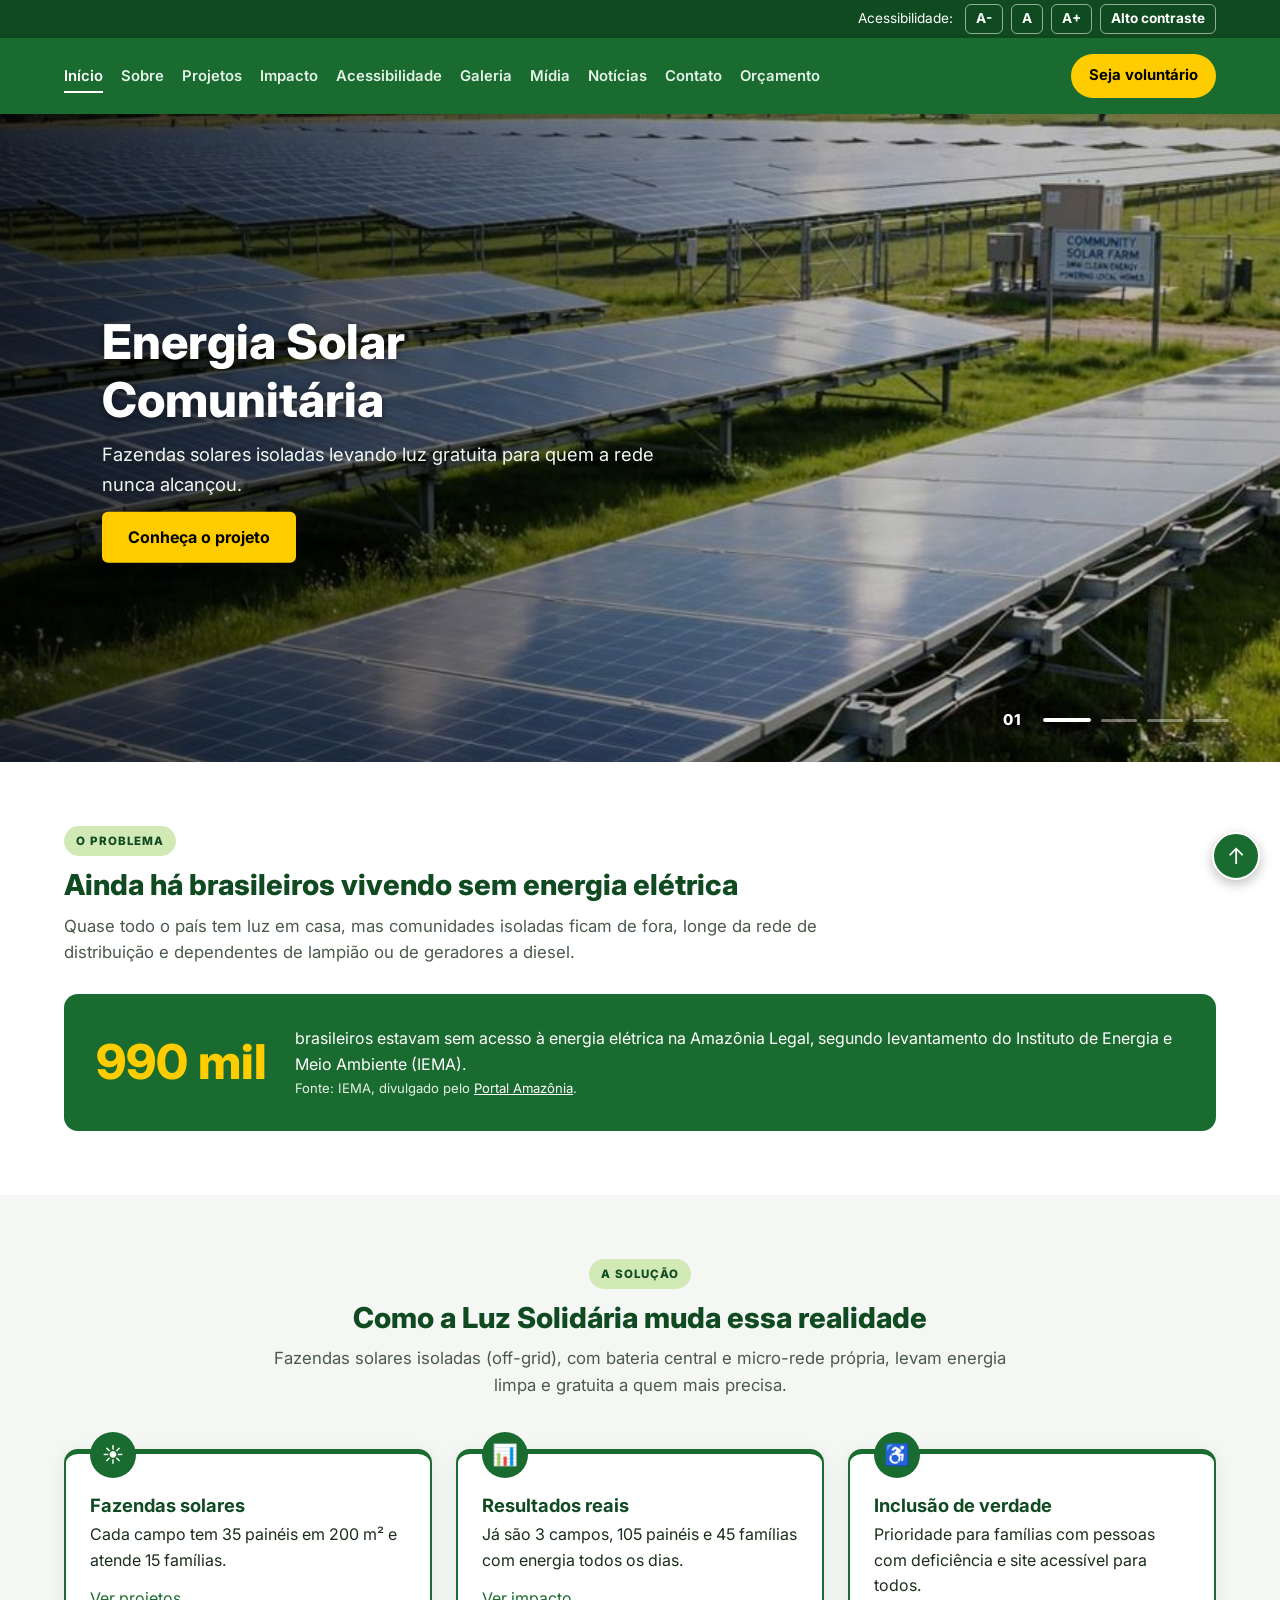
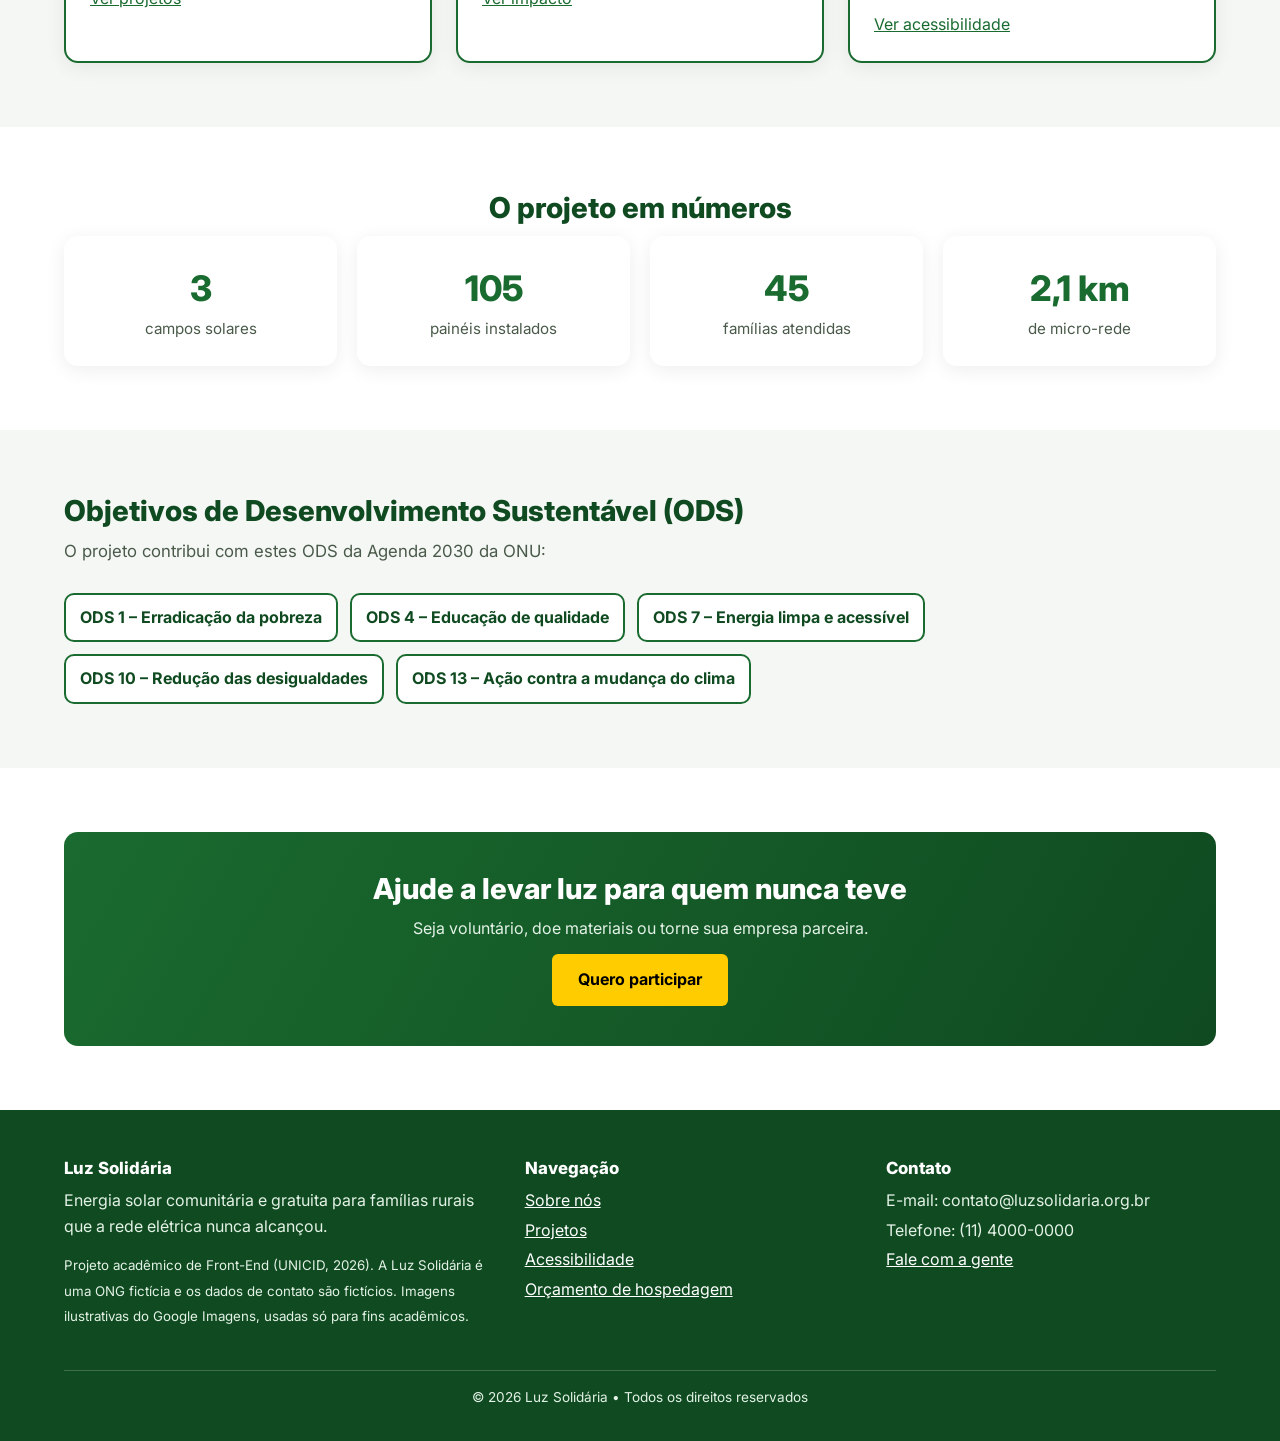
<file: index.html>
<!DOCTYPE html>
<html lang="pt-BR">
<head>
  <meta charset="UTF-8">
  <meta name="viewport" content="width=device-width, initial-scale=1">
  <title>Início | Luz Solidária</title>
  <meta name="description" content="Luz Solidária: fazendas solares comunitárias e gratuitas para famílias rurais sem acesso à rede elétrica.">
  <link rel="preconnect" href="https://fonts.googleapis.com">
  <link rel="preconnect" href="https://fonts.gstatic.com" crossorigin>
  <link href="https://fonts.googleapis.com/css2?family=Inter:wght@400;600;700;800&amp;display=swap" rel="stylesheet">
  <link rel="stylesheet" href="css/style.css">
</head>
<body>
  <a class="pular-conteudo" href="#conteudo">Pular para o conteúdo</a>

  <div class="barra-acess">
    <div class="container">
      <span>Acessibilidade:</span>
      <button type="button" id="fonte-menor" aria-label="Diminuir tamanho do texto">A-</button>
      <button type="button" id="fonte-normal" aria-label="Tamanho normal do texto">A</button>
      <button type="button" id="fonte-maior" aria-label="Aumentar tamanho do texto">A+</button>
      <button type="button" id="alto-contraste" aria-pressed="false">Alto contraste</button>
    </div>
  </div>

  <header class="cabecalho">
    <div class="container">
      <button type="button" class="menu-botao" id="menu-botao" aria-expanded="false" aria-controls="menu-principal">☰ Menu</button>
      <nav class="menu-principal" id="menu-principal" aria-label="Menu principal">
        <ul>
          <li><a href="index.html" aria-current="page">Início</a></li>
          <li><a href="sobre.html">Sobre</a></li>
          <li><a href="projetos.html">Projetos</a></li>
          <li><a href="impacto.html">Impacto</a></li>
          <li><a href="acessibilidade.html">Acessibilidade</a></li>
          <li><a href="galeria.html">Galeria</a></li>
          <li><a href="midia.html">Mídia</a></li>
          <li><a href="noticias.html">Notícias</a></li>
          <li><a href="contato.html">Contato</a></li>
          <li><a href="orcamento_hospedagem.html">Orçamento</a></li>
        </ul>
      </nav>
      <a class="btn-cabecalho" href="contato.html#parceria">Seja voluntário</a>
    </div>
  </header>

  <main id="conteudo">

    <section class="carrossel" id="carrossel" aria-roledescription="carrossel" aria-label="Destaques do projeto">
      <div class="slide ativo" style="background-image:url('img/campo-solar-placa.jpg')" role="group" aria-roledescription="slide" aria-label="1 de 4">
        <div class="slide-texto">
          <h1>Energia Solar Comunitária</h1>
          <p>Fazendas solares isoladas levando luz gratuita para quem a rede nunca alcançou.</p>
          <a href="projetos.html" class="btn btn-amarelo">Conheça o projeto</a>
        </div>
      </div>
      <div class="slide" style="background-image:url('img/paineis-por-do-sol.jpg')" role="group" aria-roledescription="slide" aria-label="2 de 4">
        <div class="slide-texto">
          <h2>Custo zero para quem recebe</h2>
          <p>Implantação em terrenos ociosos. A família não paga a instalação nem a conta de luz.</p>
          <a href="sobre.html" class="btn btn-amarelo">Como funciona</a>
        </div>
      </div>
      <div class="slide" style="background-image:url('img/familia-beneficiada.jpg')" role="group" aria-roledescription="slide" aria-label="3 de 4">
        <div class="slide-texto">
          <h2>Luz gratuita, pela primeira vez</h2>
          <p>Em um raio de 0,7 km, 15 famílias deixam o lampião e ganham geladeira, estudo à noite e dignidade.</p>
          <a href="impacto.html" class="btn btn-amarelo">Nosso impacto</a>
        </div>
      </div>
      <div class="slide" style="background-image:url('img/vista-aerea-comunidade.jpg')" role="group" aria-roledescription="slide" aria-label="4 de 4">
        <div class="slide-texto">
          <h2>Um modelo para o Brasil</h2>
          <p>Começamos com 3 campos e 45 famílias. O próximo passo é levar esse modelo a cada comunidade rural sem rede.</p>
          <a href="contato.html#parceria" class="btn btn-amarelo">Quero ajudar</a>
        </div>
      </div>
      <div class="carrossel-controles">
        <span class="indicador-num" id="indicador-num" aria-hidden="true">01</span>
        <div class="indicadores" id="indicadores"></div>
      </div>
    </section>

    <section class="secao" aria-labelledby="titulo-problema">
      <div class="container">
        <span class="badge">O problema</span>
        <h2 id="titulo-problema">Ainda há brasileiros vivendo sem energia elétrica</h2>
        <p class="subtitulo">Quase todo o país tem luz em casa, mas comunidades isoladas ficam de fora, longe da rede de distribuição e dependentes de lampião ou de geradores a diesel.</p>
        <div class="dado-destaque">
          <strong>990 mil</strong>
          <div>
            <p>brasileiros estavam sem acesso à energia elétrica na Amazônia Legal, segundo levantamento do Instituto de Energia e Meio Ambiente (IEMA).</p>
            <p class="fonte">Fonte: IEMA, divulgado pelo <a href="https://portalamazonia.com/cidades/um-milhao-de-brasileiros-estao-sem-energia-eletrica-na-amazonia-aponta-estudo/">Portal Amazônia</a>.</p>
          </div>
        </div>
      </div>
    </section>

    <section class="secao secao-cinza" aria-labelledby="titulo-solucao">
      <div class="container centro">
        <span class="badge">A solução</span>
        <h2 id="titulo-solucao">Como a Luz Solidária muda essa realidade</h2>
        <p class="subtitulo">Fazendas solares isoladas (off-grid), com bateria central e micro-rede própria, levam energia limpa e gratuita a quem mais precisa.</p>
        <div class="grade-3" style="text-align:left">
          <article class="card card-destaque">
            <div class="card-icone" aria-hidden="true">☀️</div>
            <h3>Fazendas solares</h3>
            <p>Cada campo tem 35 painéis em 200 m² e atende 15 famílias.</p>
            <a href="projetos.html">Ver projetos</a>
          </article>
          <article class="card card-destaque">
            <div class="card-icone" aria-hidden="true">📊</div>
            <h3>Resultados reais</h3>
            <p>Já são 3 campos, 105 painéis e 45 famílias com energia todos os dias.</p>
            <a href="impacto.html">Ver impacto</a>
          </article>
          <article class="card card-destaque">
            <div class="card-icone" aria-hidden="true">♿</div>
            <h3>Inclusão de verdade</h3>
            <p>Prioridade para famílias com pessoas com deficiência e site acessível para todos.</p>
            <a href="acessibilidade.html">Ver acessibilidade</a>
          </article>
        </div>
      </div>
    </section>

    <section class="secao" aria-labelledby="titulo-numeros">
      <div class="container">
        <h2 id="titulo-numeros" class="centro">O projeto em números</h2>
        <div class="numeros">
          <div class="numero"><strong>3</strong><span>campos solares</span></div>
          <div class="numero"><strong>105</strong><span>painéis instalados</span></div>
          <div class="numero"><strong>45</strong><span>famílias atendidas</span></div>
          <div class="numero"><strong>2,1 km</strong><span>de micro-rede</span></div>
        </div>
      </div>
    </section>

    <section class="secao secao-cinza" aria-labelledby="titulo-ods">
      <div class="container">
        <h2 id="titulo-ods">Objetivos de Desenvolvimento Sustentável (ODS)</h2>
        <p class="subtitulo">O projeto contribui com estes ODS da Agenda 2030 da ONU:</p>
        <ul class="ods">
          <li>ODS 1 – Erradicação da pobreza</li>
          <li>ODS 4 – Educação de qualidade</li>
          <li>ODS 7 – Energia limpa e acessível</li>
          <li>ODS 10 – Redução das desigualdades</li>
          <li>ODS 13 – Ação contra a mudança do clima</li>
        </ul>
      </div>
    </section>

    <section class="secao">
      <div class="container">
        <div class="chamada">
          <h2>Ajude a levar luz para quem nunca teve</h2>
          <p>Seja voluntário, doe materiais ou torne sua empresa parceira.</p>
          <a href="contato.html#parceria" class="btn btn-amarelo">Quero participar</a>
        </div>
      </div>
    </section>
  </main>

  <footer class="rodape">
    <div class="container">
      <div class="rodape-grid">
        <div>
          <h2>Luz Solidária</h2>
          <p>Energia solar comunitária e gratuita para famílias rurais que a rede elétrica nunca alcançou.</p>
          <p><small>Projeto acadêmico de Front-End (UNICID, 2026). A Luz Solidária é uma ONG fictícia e os dados de contato são fictícios. Imagens ilustrativas do Google Imagens, usadas só para fins acadêmicos.</small></p>
        </div>
        <div>
          <h2>Navegação</h2>
          <ul>
            <li><a href="sobre.html">Sobre nós</a></li>
            <li><a href="projetos.html">Projetos</a></li>
            <li><a href="acessibilidade.html">Acessibilidade</a></li>
            <li><a href="orcamento_hospedagem.html">Orçamento de hospedagem</a></li>
          </ul>
        </div>
        <div>
          <h2>Contato</h2>
          <ul>
            <li>E-mail: contato@luzsolidaria.org.br</li>
            <li>Telefone: (11) 4000-0000</li>
            <li><a href="contato.html">Fale com a gente</a></li>
          </ul>
        </div>
      </div>
      <p class="rodape-final">© 2026 Luz Solidária • Todos os direitos reservados</p>
    </div>
  </footer>

  <a href="#conteudo" class="btn-topo" aria-label="Voltar ao topo da página">↑</a>
  <script src="js/script.js"></script>
</body>
</html>
</file>
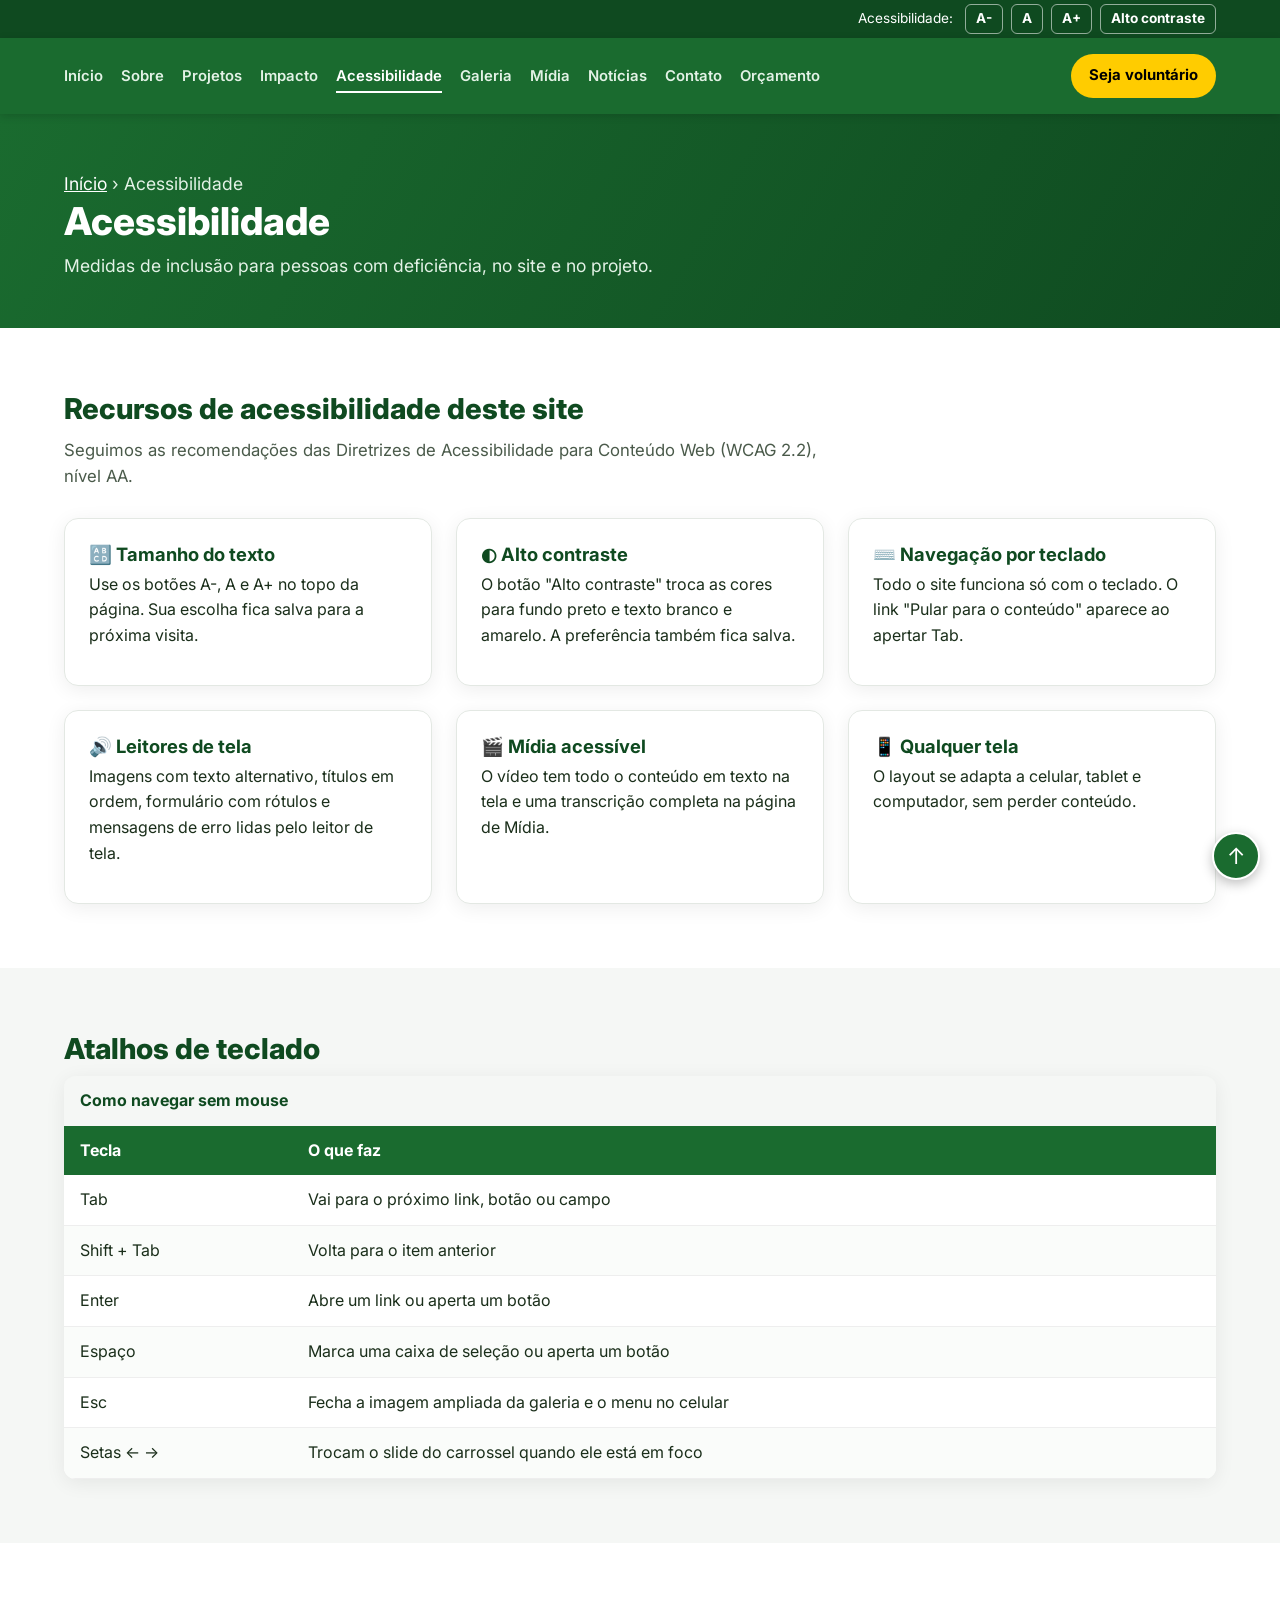
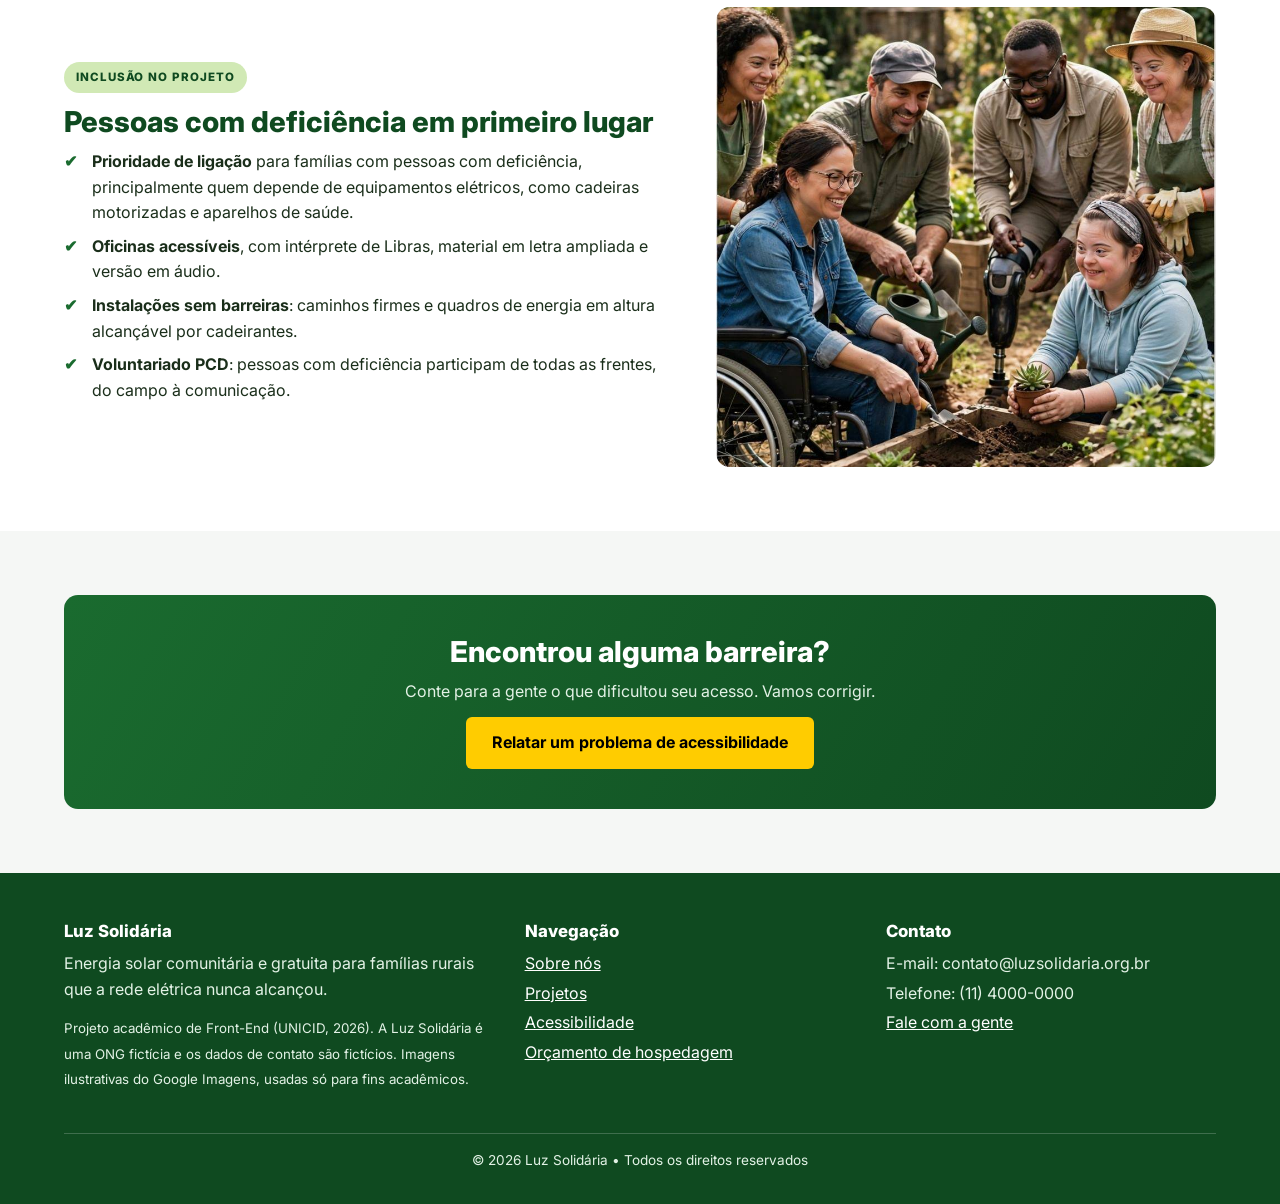
<file: acessibilidade.html>
<!DOCTYPE html>
<html lang="pt-BR">
<head>
  <meta charset="UTF-8">
  <meta name="viewport" content="width=device-width, initial-scale=1">
  <title>Acessibilidade | Luz Solidária</title>
  <meta name="description" content="Medidas de inclusão para pessoas com deficiência no site e no projeto Luz Solidária.">
  <link rel="preconnect" href="https://fonts.googleapis.com">
  <link rel="preconnect" href="https://fonts.gstatic.com" crossorigin>
  <link href="https://fonts.googleapis.com/css2?family=Inter:wght@400;600;700;800&amp;display=swap" rel="stylesheet">
  <link rel="stylesheet" href="css/style.css">
</head>
<body>
  <a class="pular-conteudo" href="#conteudo">Pular para o conteúdo</a>

  <div class="barra-acess">
    <div class="container">
      <span>Acessibilidade:</span>
      <button type="button" id="fonte-menor" aria-label="Diminuir tamanho do texto">A-</button>
      <button type="button" id="fonte-normal" aria-label="Tamanho normal do texto">A</button>
      <button type="button" id="fonte-maior" aria-label="Aumentar tamanho do texto">A+</button>
      <button type="button" id="alto-contraste" aria-pressed="false">Alto contraste</button>
    </div>
  </div>

  <header class="cabecalho">
    <div class="container">
      <button type="button" class="menu-botao" id="menu-botao" aria-expanded="false" aria-controls="menu-principal">☰ Menu</button>
      <nav class="menu-principal" id="menu-principal" aria-label="Menu principal">
        <ul>
          <li><a href="index.html">Início</a></li>
          <li><a href="sobre.html">Sobre</a></li>
          <li><a href="projetos.html">Projetos</a></li>
          <li><a href="impacto.html">Impacto</a></li>
          <li><a href="acessibilidade.html" aria-current="page">Acessibilidade</a></li>
          <li><a href="galeria.html">Galeria</a></li>
          <li><a href="midia.html">Mídia</a></li>
          <li><a href="noticias.html">Notícias</a></li>
          <li><a href="contato.html">Contato</a></li>
          <li><a href="orcamento_hospedagem.html">Orçamento</a></li>
        </ul>
      </nav>
      <a class="btn-cabecalho" href="contato.html#parceria">Seja voluntário</a>
    </div>
  </header>

  <main id="conteudo">
    <section class="topo-pagina">
      <div class="container">
        <p class="trilha"><a href="index.html">Início</a> › Acessibilidade</p>
        <h1>Acessibilidade</h1>
        <p>Medidas de inclusão para pessoas com deficiência, no site e no projeto.</p>
      </div>
    </section>

    <section class="secao" aria-labelledby="titulo-site">
      <div class="container">
        <h2 id="titulo-site">Recursos de acessibilidade deste site</h2>
        <p class="subtitulo">Seguimos as recomendações das Diretrizes de Acessibilidade para Conteúdo Web (WCAG 2.2), nível AA.</p>
        <div class="grade-3">
          <article class="card"><h3>🔠 Tamanho do texto</h3><p>Use os botões A-, A e A+ no topo da página. Sua escolha fica salva para a próxima visita.</p></article>
          <article class="card"><h3>◐ Alto contraste</h3><p>O botão "Alto contraste" troca as cores para fundo preto e texto branco e amarelo. A preferência também fica salva.</p></article>
          <article class="card"><h3>⌨️ Navegação por teclado</h3><p>Todo o site funciona só com o teclado. O link "Pular para o conteúdo" aparece ao apertar Tab.</p></article>
          <article class="card"><h3>🔊 Leitores de tela</h3><p>Imagens com texto alternativo, títulos em ordem, formulário com rótulos e mensagens de erro lidas pelo leitor de tela.</p></article>
          <article class="card"><h3>🎬 Mídia acessível</h3><p>O vídeo tem todo o conteúdo em texto na tela e uma transcrição completa na página de Mídia.</p></article>
          <article class="card"><h3>📱 Qualquer tela</h3><p>O layout se adapta a celular, tablet e computador, sem perder conteúdo.</p></article>
        </div>
      </div>
    </section>

    <section class="secao secao-cinza" aria-labelledby="titulo-teclado">
      <div class="container">
        <h2 id="titulo-teclado">Atalhos de teclado</h2>
        <div class="tabela-rolagem">
          <table>
            <caption>Como navegar sem mouse</caption>
            <thead><tr><th scope="col">Tecla</th><th scope="col">O que faz</th></tr></thead>
            <tbody>
              <tr><td>Tab</td><td>Vai para o próximo link, botão ou campo</td></tr>
              <tr><td>Shift + Tab</td><td>Volta para o item anterior</td></tr>
              <tr><td>Enter</td><td>Abre um link ou aperta um botão</td></tr>
              <tr><td>Espaço</td><td>Marca uma caixa de seleção ou aperta um botão</td></tr>
              <tr><td>Esc</td><td>Fecha a imagem ampliada da galeria e o menu no celular</td></tr>
              <tr><td>Setas ← →</td><td>Trocam o slide do carrossel quando ele está em foco</td></tr>
            </tbody>
          </table>
        </div>
      </div>
    </section>

    <section class="secao" aria-labelledby="titulo-projeto-pcd">
      <div class="container dividido">
        <div>
          <span class="badge">Inclusão no projeto</span>
          <h2 id="titulo-projeto-pcd">Pessoas com deficiência em primeiro lugar</h2>
          <ul class="lista-check">
            <li><strong>Prioridade de ligação</strong> para famílias com pessoas com deficiência, principalmente quem depende de equipamentos elétricos, como cadeiras motorizadas e aparelhos de saúde.</li>
            <li><strong>Oficinas acessíveis</strong>, com intérprete de Libras, material em letra ampliada e versão em áudio.</li>
            <li><strong>Instalações sem barreiras</strong>: caminhos firmes e quadros de energia em altura alcançável por cadeirantes.</li>
            <li><strong>Voluntariado PCD</strong>: pessoas com deficiência participam de todas as frentes, do campo à comunicação.</li>
          </ul>
        </div>
        <img src="img/inclusao-pcd-horta.jpg" alt="Grupo de pessoas com e sem deficiência, incluindo um cadeirante e uma pessoa com prótese na perna, trabalhando juntas em uma horta" width="899" height="941" loading="lazy">
      </div>
    </section>

    <section class="secao secao-cinza">
      <div class="container">
        <div class="chamada">
          <h2>Encontrou alguma barreira?</h2>
          <p>Conte para a gente o que dificultou seu acesso. Vamos corrigir.</p>
          <a href="contato.html" class="btn btn-amarelo">Relatar um problema de acessibilidade</a>
        </div>
      </div>
    </section>
  </main>

  <footer class="rodape">
    <div class="container">
      <div class="rodape-grid">
        <div>
          <h2>Luz Solidária</h2>
          <p>Energia solar comunitária e gratuita para famílias rurais que a rede elétrica nunca alcançou.</p>
          <p><small>Projeto acadêmico de Front-End (UNICID, 2026). A Luz Solidária é uma ONG fictícia e os dados de contato são fictícios. Imagens ilustrativas do Google Imagens, usadas só para fins acadêmicos.</small></p>
        </div>
        <div>
          <h2>Navegação</h2>
          <ul>
            <li><a href="sobre.html">Sobre nós</a></li>
            <li><a href="projetos.html">Projetos</a></li>
            <li><a href="acessibilidade.html">Acessibilidade</a></li>
            <li><a href="orcamento_hospedagem.html">Orçamento de hospedagem</a></li>
          </ul>
        </div>
        <div>
          <h2>Contato</h2>
          <ul>
            <li>E-mail: contato@luzsolidaria.org.br</li>
            <li>Telefone: (11) 4000-0000</li>
            <li><a href="contato.html">Fale com a gente</a></li>
          </ul>
        </div>
      </div>
      <p class="rodape-final">© 2026 Luz Solidária • Todos os direitos reservados</p>
    </div>
  </footer>

  <a href="#conteudo" class="btn-topo" aria-label="Voltar ao topo da página">↑</a>
  <script src="js/script.js"></script>
</body>
</html>
</file>
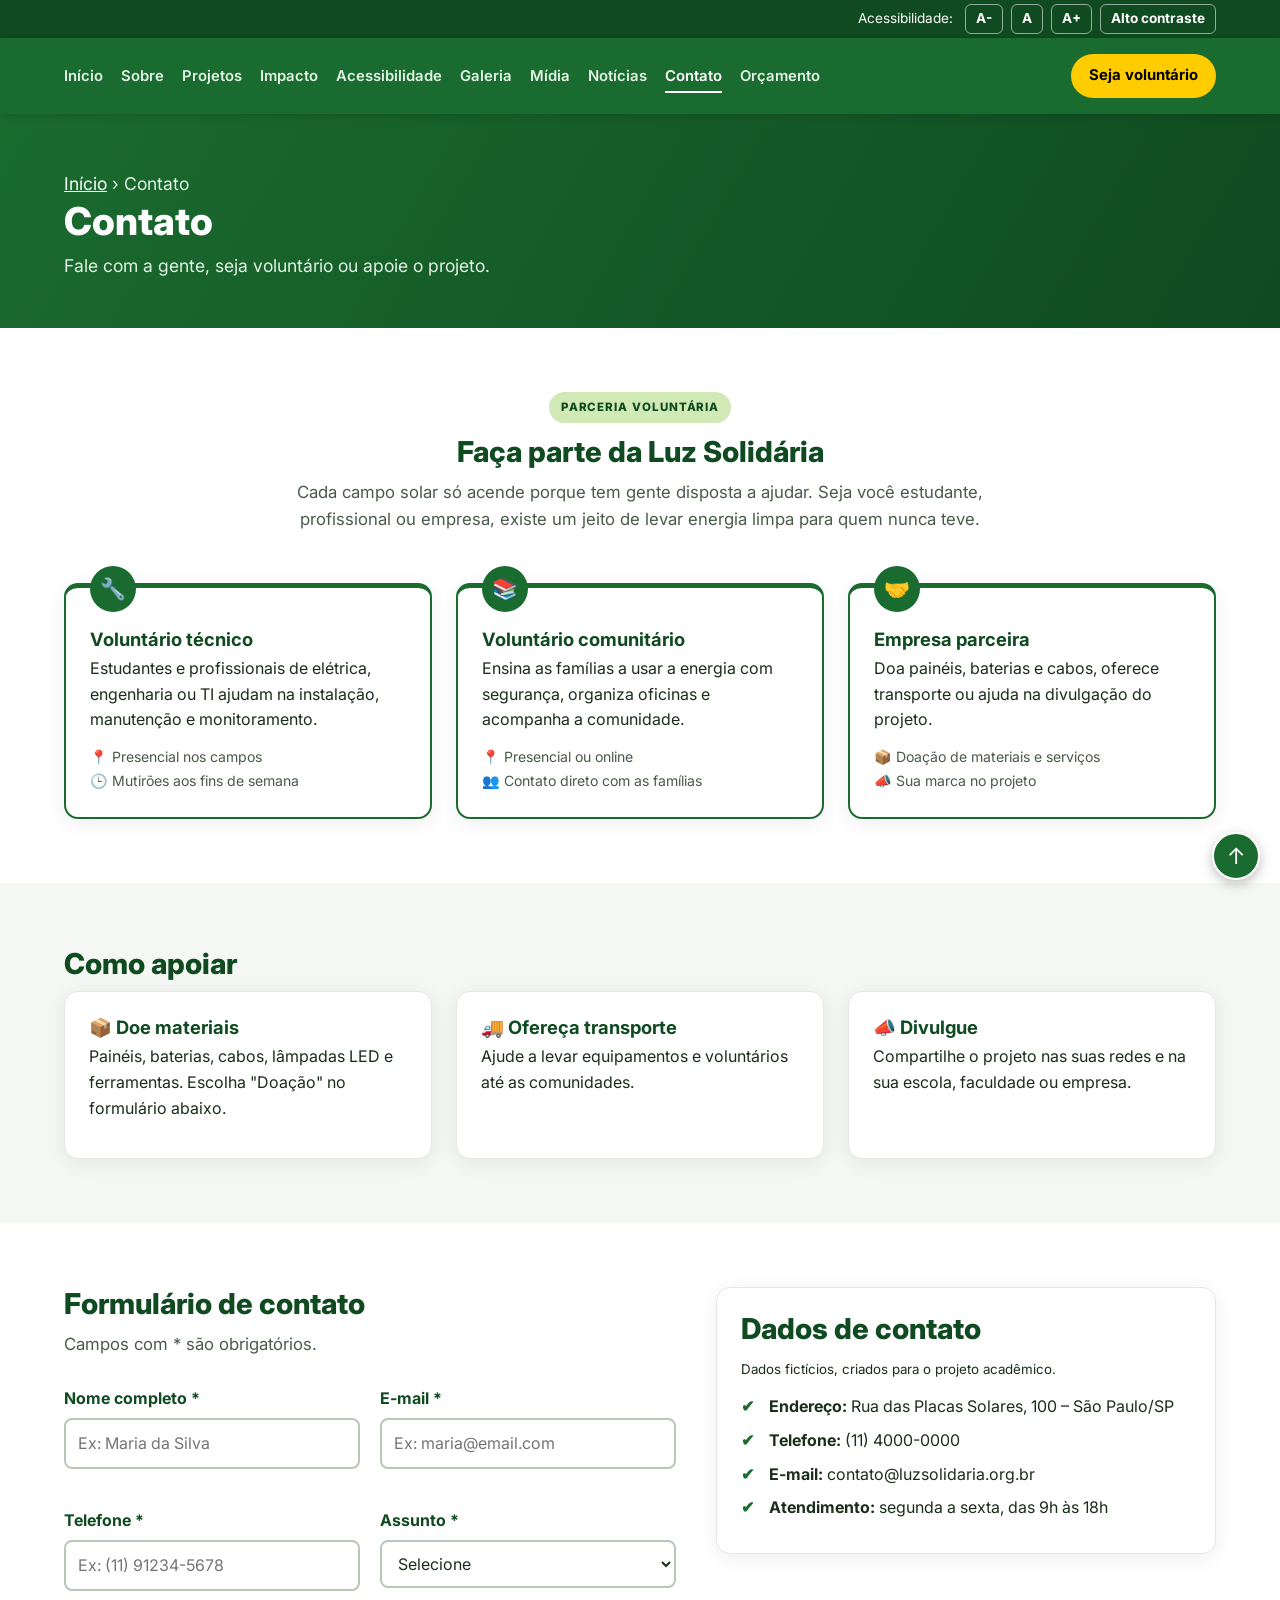
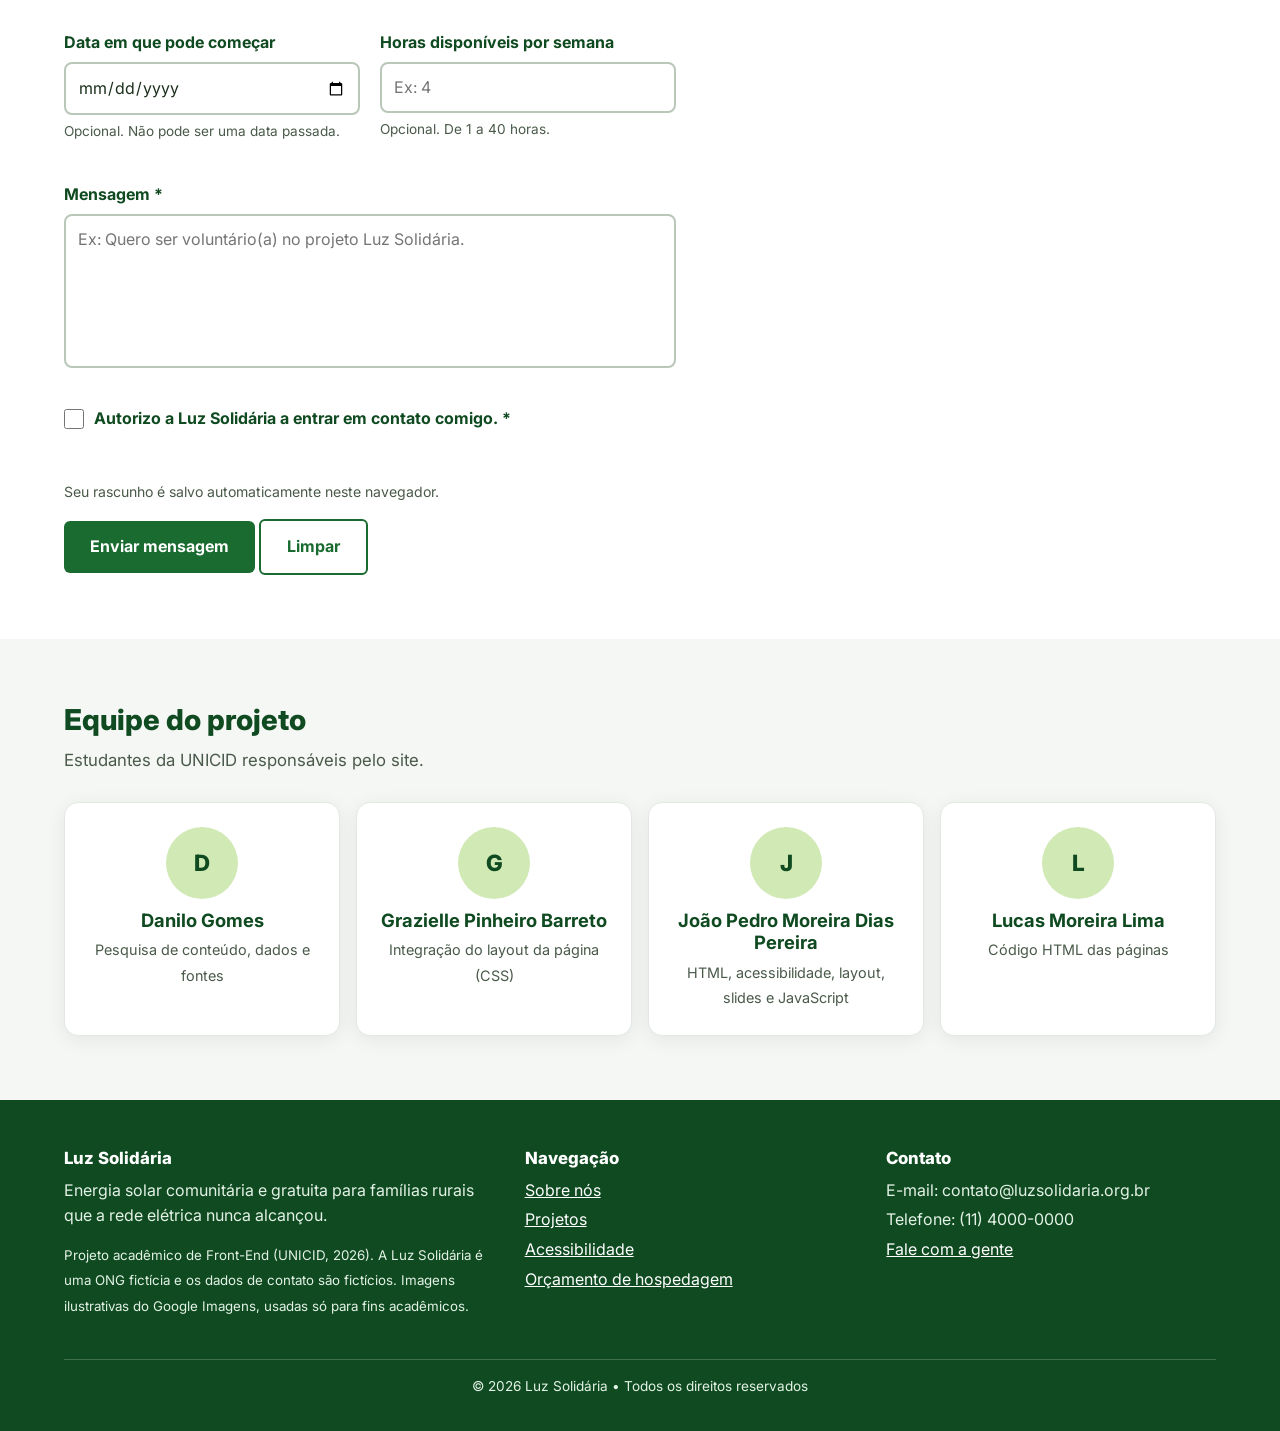
<file: contato.html>
<!DOCTYPE html>
<html lang="pt-BR">
<head>
  <meta charset="UTF-8">
  <meta name="viewport" content="width=device-width, initial-scale=1">
  <title>Contato | Luz Solidária</title>
  <meta name="description" content="Fale com a Luz Solidária, seja voluntário ou apoie o projeto.">
  <link rel="preconnect" href="https://fonts.googleapis.com">
  <link rel="preconnect" href="https://fonts.gstatic.com" crossorigin>
  <link href="https://fonts.googleapis.com/css2?family=Inter:wght@400;600;700;800&amp;display=swap" rel="stylesheet">
  <link rel="stylesheet" href="css/style.css">
</head>
<body>
  <a class="pular-conteudo" href="#conteudo">Pular para o conteúdo</a>

  <div class="barra-acess">
    <div class="container">
      <span>Acessibilidade:</span>
      <button type="button" id="fonte-menor" aria-label="Diminuir tamanho do texto">A-</button>
      <button type="button" id="fonte-normal" aria-label="Tamanho normal do texto">A</button>
      <button type="button" id="fonte-maior" aria-label="Aumentar tamanho do texto">A+</button>
      <button type="button" id="alto-contraste" aria-pressed="false">Alto contraste</button>
    </div>
  </div>

  <header class="cabecalho">
    <div class="container">
      <button type="button" class="menu-botao" id="menu-botao" aria-expanded="false" aria-controls="menu-principal">☰ Menu</button>
      <nav class="menu-principal" id="menu-principal" aria-label="Menu principal">
        <ul>
          <li><a href="index.html">Início</a></li>
          <li><a href="sobre.html">Sobre</a></li>
          <li><a href="projetos.html">Projetos</a></li>
          <li><a href="impacto.html">Impacto</a></li>
          <li><a href="acessibilidade.html">Acessibilidade</a></li>
          <li><a href="galeria.html">Galeria</a></li>
          <li><a href="midia.html">Mídia</a></li>
          <li><a href="noticias.html">Notícias</a></li>
          <li><a href="contato.html" aria-current="page">Contato</a></li>
          <li><a href="orcamento_hospedagem.html">Orçamento</a></li>
        </ul>
      </nav>
      <a class="btn-cabecalho" href="contato.html#parceria">Seja voluntário</a>
    </div>
  </header>

  <main id="conteudo">
    <section class="topo-pagina">
      <div class="container">
        <p class="trilha"><a href="index.html">Início</a> › Contato</p>
        <h1>Contato</h1>
        <p>Fale com a gente, seja voluntário ou apoie o projeto.</p>
      </div>
    </section>

    <section class="secao" id="parceria" aria-labelledby="titulo-parceria">
      <div class="container centro">
        <span class="badge">Parceria voluntária</span>
        <h2 id="titulo-parceria">Faça parte da Luz Solidária</h2>
        <p class="subtitulo">Cada campo solar só acende porque tem gente disposta a ajudar. Seja você estudante, profissional ou empresa, existe um jeito de levar energia limpa para quem nunca teve.</p>
        <div class="grade-3" style="text-align:left">
          <article class="card card-destaque">
            <div class="card-icone" aria-hidden="true">🔧</div>
            <h3>Voluntário técnico</h3>
            <p>Estudantes e profissionais de elétrica, engenharia ou TI ajudam na instalação, manutenção e monitoramento.</p>
            <div class="card-info"><span>📍 Presencial nos campos</span><span>🕒 Mutirões aos fins de semana</span></div>
          </article>
          <article class="card card-destaque">
            <div class="card-icone" aria-hidden="true">📚</div>
            <h3>Voluntário comunitário</h3>
            <p>Ensina as famílias a usar a energia com segurança, organiza oficinas e acompanha a comunidade.</p>
            <div class="card-info"><span>📍 Presencial ou online</span><span>👥 Contato direto com as famílias</span></div>
          </article>
          <article class="card card-destaque">
            <div class="card-icone" aria-hidden="true">🤝</div>
            <h3>Empresa parceira</h3>
            <p>Doa painéis, baterias e cabos, oferece transporte ou ajuda na divulgação do projeto.</p>
            <div class="card-info"><span>📦 Doação de materiais e serviços</span><span>📣 Sua marca no projeto</span></div>
          </article>
        </div>
      </div>
    </section>

    <section class="secao secao-cinza" aria-labelledby="titulo-apoie">
      <div class="container">
        <h2 id="titulo-apoie">Como apoiar</h2>
        <div class="grade-3">
          <article class="card"><h3>📦 Doe materiais</h3><p>Painéis, baterias, cabos, lâmpadas LED e ferramentas. Escolha "Doação" no formulário abaixo.</p></article>
          <article class="card"><h3>🚚 Ofereça transporte</h3><p>Ajude a levar equipamentos e voluntários até as comunidades.</p></article>
          <article class="card"><h3>📣 Divulgue</h3><p>Compartilhe o projeto nas suas redes e na sua escola, faculdade ou empresa.</p></article>
        </div>
      </div>
    </section>

    <section class="secao" aria-labelledby="titulo-form">
      <div class="container">
        <div class="dividido" style="align-items:start">
          <div>
            <h2 id="titulo-form">Formulário de contato</h2>
            <p class="subtitulo">Campos com * são obrigatórios.</p>
            <form id="form-contato" class="form-contato" novalidate>
              <div class="campo">
                <label for="nome">Nome completo *</label>
                <input id="nome" name="nome" type="text" autocomplete="name" placeholder="Ex: Maria da Silva" required minlength="3" aria-describedby="erro-nome">
                <span class="msg-erro" id="erro-nome"></span>
              </div>
              <div class="campo">
                <label for="email">E-mail *</label>
                <input id="email" name="email" type="email" autocomplete="email" placeholder="Ex: maria@email.com" required aria-describedby="erro-email">
                <span class="msg-erro" id="erro-email"></span>
              </div>
              <div class="campo">
                <label for="telefone">Telefone *</label>
                <input id="telefone" name="telefone" type="tel" autocomplete="tel" placeholder="Ex: (11) 91234-5678" maxlength="15" pattern="\(\d{2}\) \d{4,5}-\d{4}" required aria-describedby="erro-telefone">
                <span class="msg-erro" id="erro-telefone"></span>
              </div>
              <div class="campo">
                <label for="assunto">Assunto *</label>
                <select id="assunto" name="assunto" required aria-describedby="erro-assunto">
                  <option value="">Selecione</option>
                  <option value="voluntario-tecnico">Quero ser voluntário técnico</option>
                  <option value="voluntario-comunitario">Quero ser voluntário comunitário</option>
                  <option value="doacao">Doação de materiais</option>
                  <option value="empresa">Empresa parceira</option>
                  <option value="acessibilidade">Problema de acessibilidade</option>
                  <option value="outro">Outro assunto</option>
                </select>
                <span class="msg-erro" id="erro-assunto"></span>
              </div>
              <div class="campo">
                <label for="data">Data em que pode começar</label>
                <input id="data" name="data" type="date" aria-describedby="dica-data erro-data">
                <span class="dica" id="dica-data">Opcional. Não pode ser uma data passada.</span>
                <span class="msg-erro" id="erro-data"></span>
              </div>
              <div class="campo">
                <label for="horas">Horas disponíveis por semana</label>
                <input id="horas" name="horas" type="number" min="1" max="40" step="1" placeholder="Ex: 4" aria-describedby="dica-horas erro-horas">
                <span class="dica" id="dica-horas">Opcional. De 1 a 40 horas.</span>
                <span class="msg-erro" id="erro-horas"></span>
              </div>
              <div class="campo campo-inteiro">
                <label for="mensagem">Mensagem *</label>
                <textarea id="mensagem" name="mensagem" rows="5" placeholder="Ex: Quero ser voluntário(a) no projeto Luz Solidária." required minlength="10" aria-describedby="erro-mensagem"></textarea>
                <span class="msg-erro" id="erro-mensagem"></span>
              </div>
              <div class="campo campo-inteiro check">
                <input id="aceite" name="aceite" type="checkbox" required aria-describedby="erro-aceite">
                <label for="aceite">Autorizo a Luz Solidária a entrar em contato comigo. *</label>
              </div>
              <span class="msg-erro campo-inteiro" id="erro-aceite"></span>
              <p class="rascunho-info" id="rascunho-info">Seu rascunho é salvo automaticamente neste navegador.</p>
              <div class="campo-inteiro">
                <button type="submit" class="btn btn-verde">Enviar mensagem</button>
                <button type="button" class="btn btn-contorno" id="limpar-form">Limpar</button>
              </div>
              <p class="aviso-form" id="aviso-form" role="status" hidden></p>
            </form>
          </div>
          <aside class="card" aria-labelledby="titulo-dados">
            <h2 id="titulo-dados">Dados de contato</h2>
            <p><small>Dados fictícios, criados para o projeto acadêmico.</small></p>
            <ul class="lista-check">
              <li><strong>Endereço:</strong> Rua das Placas Solares, 100 – São Paulo/SP</li>
              <li><strong>Telefone:</strong> (11) 4000-0000</li>
              <li><strong>E-mail:</strong> contato@luzsolidaria.org.br</li>
              <li><strong>Atendimento:</strong> segunda a sexta, das 9h às 18h</li>
            </ul>
          </aside>
        </div>
      </div>
    </section>

    <section class="secao secao-cinza" aria-labelledby="titulo-equipe">
      <div class="container">
        <h2 id="titulo-equipe">Equipe do projeto</h2>
        <p class="subtitulo">Estudantes da UNICID responsáveis pelo site.</p>
        <div class="equipe">
          <div class="card membro"><div class="avatar" aria-hidden="true">D</div><h3>Danilo Gomes</h3><span>Pesquisa de conteúdo, dados e fontes</span></div>
          <div class="card membro"><div class="avatar" aria-hidden="true">G</div><h3>Grazielle Pinheiro Barreto</h3><span>Integração do layout da página (CSS)</span></div>
          <div class="card membro"><div class="avatar" aria-hidden="true">J</div><h3>João Pedro Moreira Dias Pereira</h3><span>HTML, acessibilidade, layout, slides e JavaScript</span></div>
          <div class="card membro"><div class="avatar" aria-hidden="true">L</div><h3>Lucas Moreira Lima</h3><span>Código HTML das páginas</span></div>
        </div>
      </div>
    </section>
  </main>

  <footer class="rodape">
    <div class="container">
      <div class="rodape-grid">
        <div>
          <h2>Luz Solidária</h2>
          <p>Energia solar comunitária e gratuita para famílias rurais que a rede elétrica nunca alcançou.</p>
          <p><small>Projeto acadêmico de Front-End (UNICID, 2026). A Luz Solidária é uma ONG fictícia e os dados de contato são fictícios. Imagens ilustrativas do Google Imagens, usadas só para fins acadêmicos.</small></p>
        </div>
        <div>
          <h2>Navegação</h2>
          <ul>
            <li><a href="sobre.html">Sobre nós</a></li>
            <li><a href="projetos.html">Projetos</a></li>
            <li><a href="acessibilidade.html">Acessibilidade</a></li>
            <li><a href="orcamento_hospedagem.html">Orçamento de hospedagem</a></li>
          </ul>
        </div>
        <div>
          <h2>Contato</h2>
          <ul>
            <li>E-mail: contato@luzsolidaria.org.br</li>
            <li>Telefone: (11) 4000-0000</li>
            <li><a href="contato.html">Fale com a gente</a></li>
          </ul>
        </div>
      </div>
      <p class="rodape-final">© 2026 Luz Solidária • Todos os direitos reservados</p>
    </div>
  </footer>

  <a href="#conteudo" class="btn-topo" aria-label="Voltar ao topo da página">↑</a>
  <script src="js/script.js"></script>
</body>
</html>
</file>
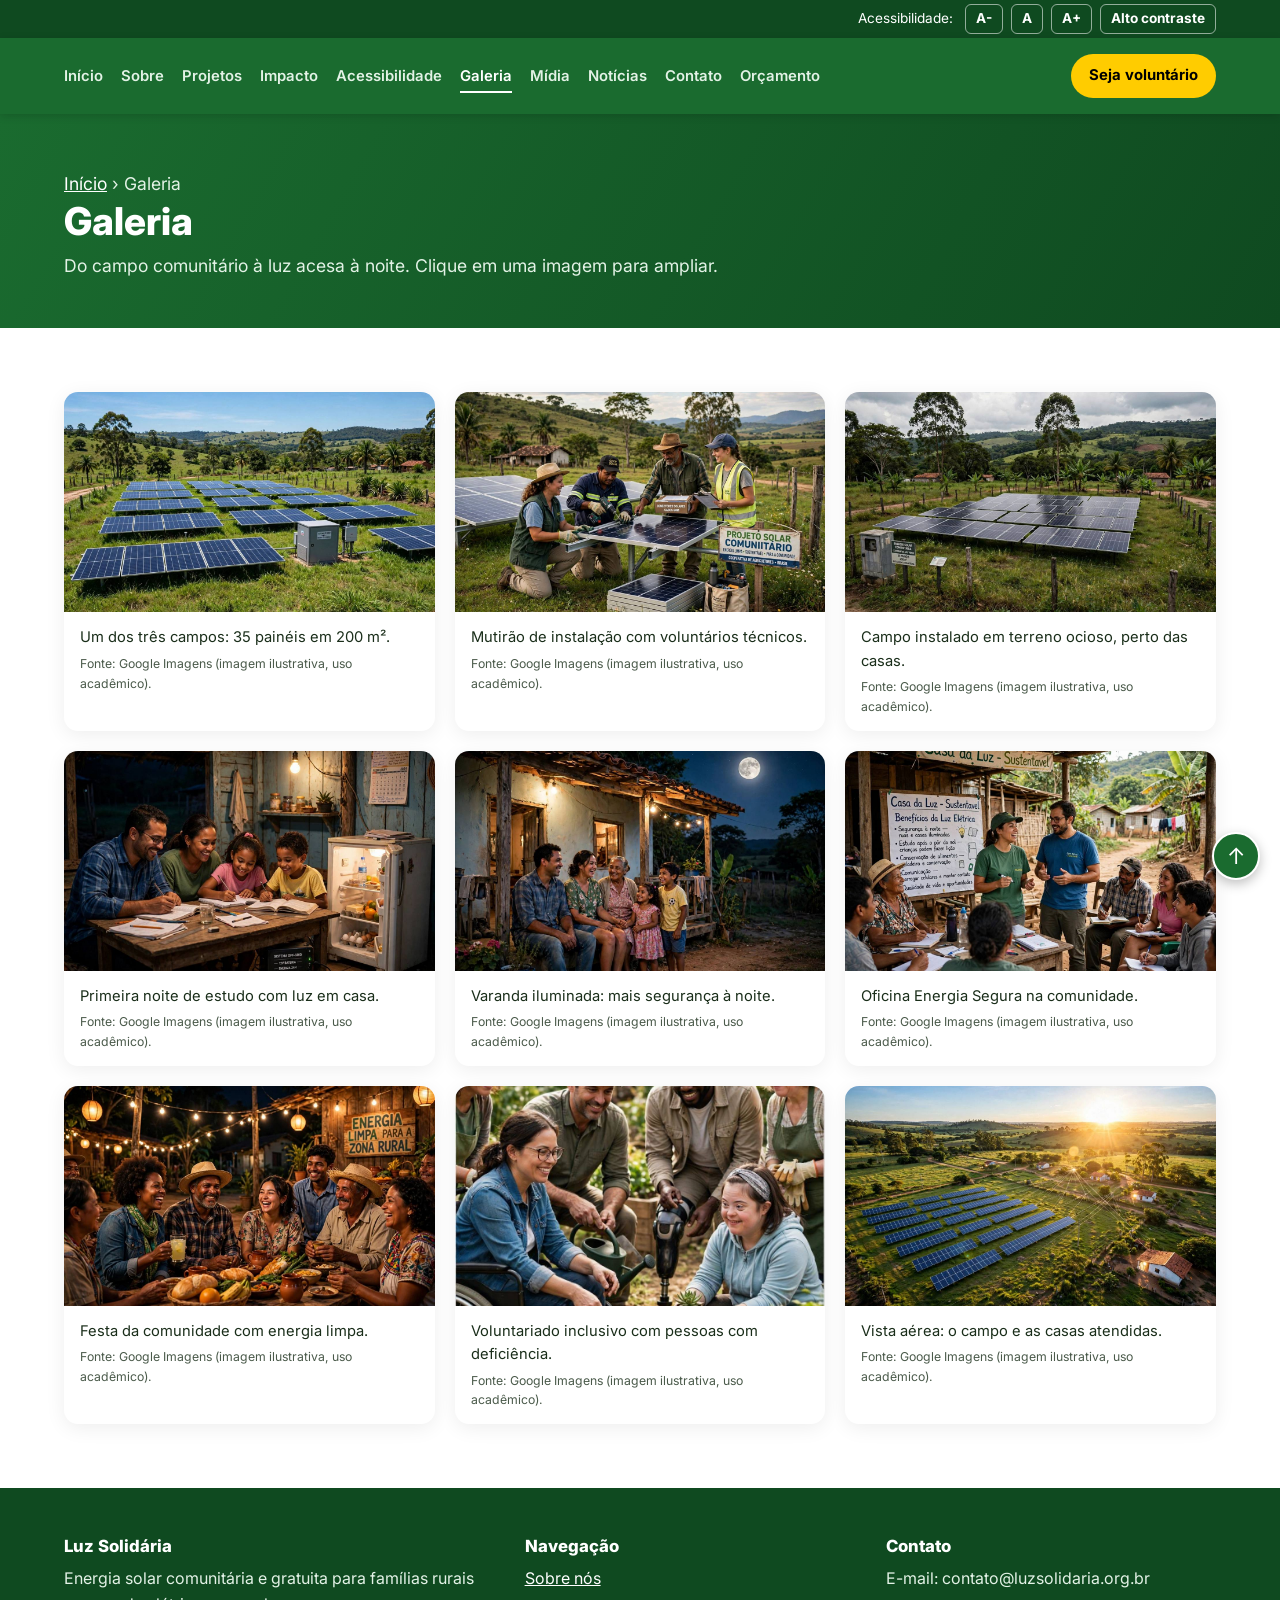
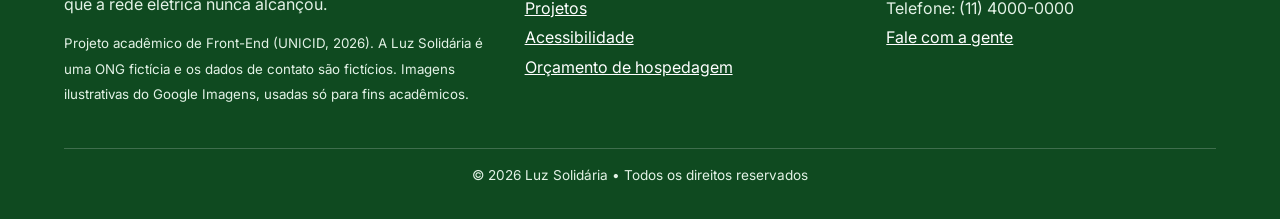
<file: galeria.html>
<!DOCTYPE html>
<html lang="pt-BR">
<head>
  <meta charset="UTF-8">
  <meta name="viewport" content="width=device-width, initial-scale=1">
  <title>Galeria | Luz Solidária</title>
  <meta name="description" content="Galeria de imagens do projeto Luz Solidária, com legendas e fontes.">
  <link rel="preconnect" href="https://fonts.googleapis.com">
  <link rel="preconnect" href="https://fonts.gstatic.com" crossorigin>
  <link href="https://fonts.googleapis.com/css2?family=Inter:wght@400;600;700;800&amp;display=swap" rel="stylesheet">
  <link rel="stylesheet" href="css/style.css">
</head>
<body>
  <a class="pular-conteudo" href="#conteudo">Pular para o conteúdo</a>

  <div class="barra-acess">
    <div class="container">
      <span>Acessibilidade:</span>
      <button type="button" id="fonte-menor" aria-label="Diminuir tamanho do texto">A-</button>
      <button type="button" id="fonte-normal" aria-label="Tamanho normal do texto">A</button>
      <button type="button" id="fonte-maior" aria-label="Aumentar tamanho do texto">A+</button>
      <button type="button" id="alto-contraste" aria-pressed="false">Alto contraste</button>
    </div>
  </div>

  <header class="cabecalho">
    <div class="container">
      <button type="button" class="menu-botao" id="menu-botao" aria-expanded="false" aria-controls="menu-principal">☰ Menu</button>
      <nav class="menu-principal" id="menu-principal" aria-label="Menu principal">
        <ul>
          <li><a href="index.html">Início</a></li>
          <li><a href="sobre.html">Sobre</a></li>
          <li><a href="projetos.html">Projetos</a></li>
          <li><a href="impacto.html">Impacto</a></li>
          <li><a href="acessibilidade.html">Acessibilidade</a></li>
          <li><a href="galeria.html" aria-current="page">Galeria</a></li>
          <li><a href="midia.html">Mídia</a></li>
          <li><a href="noticias.html">Notícias</a></li>
          <li><a href="contato.html">Contato</a></li>
          <li><a href="orcamento_hospedagem.html">Orçamento</a></li>
        </ul>
      </nav>
      <a class="btn-cabecalho" href="contato.html#parceria">Seja voluntário</a>
    </div>
  </header>

  <main id="conteudo">
    <section class="topo-pagina">
      <div class="container">
        <p class="trilha"><a href="index.html">Início</a> › Galeria</p>
        <h1>Galeria</h1>
        <p>Do campo comunitário à luz acesa à noite. Clique em uma imagem para ampliar.</p>
      </div>
    </section>

    <section class="secao" aria-labelledby="titulo-galeria">
      <div class="container">
        <h2 id="titulo-galeria" class="visualmente-oculto">Fotos do projeto</h2>
        <div class="galeria-grade">
          <figure>
            <button type="button" class="abrir-imagem" data-src="img/campo-solar-1.jpg" data-legenda="Um dos três campos: 35 painéis em 200 m²." aria-label="Ampliar imagem: Campo solar comunitário com painéis e o quadro de controle">
              <img src="img/campo-solar-1.jpg" alt="Campo solar comunitário com painéis e o quadro de controle" width="1280" height="853" loading="lazy">
            </button>
            <figcaption>Um dos três campos: 35 painéis em 200 m².<small>Fonte: Google Imagens (imagem ilustrativa, uso acadêmico).</small></figcaption>
          </figure>
          <figure>
            <button type="button" class="abrir-imagem" data-src="img/equipe-instalacao.jpg" data-legenda="Mutirão de instalação com voluntários técnicos." aria-label="Ampliar imagem: Voluntários com coletes montando painéis solares">
              <img src="img/equipe-instalacao.jpg" alt="Voluntários com coletes montando painéis solares" width="1280" height="853" loading="lazy">
            </button>
            <figcaption>Mutirão de instalação com voluntários técnicos.<small>Fonte: Google Imagens (imagem ilustrativa, uso acadêmico).</small></figcaption>
          </figure>
          <figure>
            <button type="button" class="abrir-imagem" data-src="img/campo-solar-2.jpg" data-legenda="Campo instalado em terreno ocioso, perto das casas." aria-label="Ampliar imagem: Painéis solares cercados em um terreno rural com casas ao fundo">
              <img src="img/campo-solar-2.jpg" alt="Painéis solares cercados em um terreno rural com casas ao fundo" width="1280" height="853" loading="lazy">
            </button>
            <figcaption>Campo instalado em terreno ocioso, perto das casas.<small>Fonte: Google Imagens (imagem ilustrativa, uso acadêmico).</small></figcaption>
          </figure>
          <figure>
            <button type="button" class="abrir-imagem" data-src="img/familia-estudando.jpg" data-legenda="Primeira noite de estudo com luz em casa." aria-label="Ampliar imagem: Família estudando à noite com a geladeira aberta e uma lâmpada acesa">
              <img src="img/familia-estudando.jpg" alt="Família estudando à noite com a geladeira aberta e uma lâmpada acesa" width="1280" height="853" loading="lazy">
            </button>
            <figcaption>Primeira noite de estudo com luz em casa.<small>Fonte: Google Imagens (imagem ilustrativa, uso acadêmico).</small></figcaption>
          </figure>
          <figure>
            <button type="button" class="abrir-imagem" data-src="img/familia-varanda-noite.jpg" data-legenda="Varanda iluminada: mais segurança à noite." aria-label="Ampliar imagem: Família reunida na varanda iluminada, em noite de lua cheia">
              <img src="img/familia-varanda-noite.jpg" alt="Família reunida na varanda iluminada, em noite de lua cheia" width="1280" height="853" loading="lazy">
            </button>
            <figcaption>Varanda iluminada: mais segurança à noite.<small>Fonte: Google Imagens (imagem ilustrativa, uso acadêmico).</small></figcaption>
          </figure>
          <figure>
            <button type="button" class="abrir-imagem" data-src="img/oficina-comunidade.jpg" data-legenda="Oficina Energia Segura na comunidade." aria-label="Ampliar imagem: Voluntária explica em um quadro os benefícios da energia para moradores">
              <img src="img/oficina-comunidade.jpg" alt="Voluntária explica em um quadro os benefícios da energia para moradores" width="1280" height="853" loading="lazy">
            </button>
            <figcaption>Oficina Energia Segura na comunidade.<small>Fonte: Google Imagens (imagem ilustrativa, uso acadêmico).</small></figcaption>
          </figure>
          <figure>
            <button type="button" class="abrir-imagem" data-src="img/celebracao-comunidade.jpg" data-legenda="Festa da comunidade com energia limpa." aria-label="Ampliar imagem: Moradores celebram em mesa farta sob cordão de lâmpadas acesas">
              <img src="img/celebracao-comunidade.jpg" alt="Moradores celebram em mesa farta sob cordão de lâmpadas acesas" width="1280" height="853" loading="lazy">
            </button>
            <figcaption>Festa da comunidade com energia limpa.<small>Fonte: Google Imagens (imagem ilustrativa, uso acadêmico).</small></figcaption>
          </figure>
          <figure>
            <button type="button" class="abrir-imagem" data-src="img/inclusao-pcd-horta.jpg" data-legenda="Voluntariado inclusivo com pessoas com deficiência." aria-label="Ampliar imagem: Pessoas com e sem deficiência cuidando juntas de uma horta">
              <img src="img/inclusao-pcd-horta.jpg" alt="Pessoas com e sem deficiência cuidando juntas de uma horta" width="1280" height="853" loading="lazy">
            </button>
            <figcaption>Voluntariado inclusivo com pessoas com deficiência.<small>Fonte: Google Imagens (imagem ilustrativa, uso acadêmico).</small></figcaption>
          </figure>
          <figure>
            <button type="button" class="abrir-imagem" data-src="img/fazenda-solar-aerea.jpg" data-legenda="Vista aérea: o campo e as casas atendidas." aria-label="Ampliar imagem: Vista aérea de fazenda solar ao lado de casas rurais ao pôr do sol">
              <img src="img/fazenda-solar-aerea.jpg" alt="Vista aérea de fazenda solar ao lado de casas rurais ao pôr do sol" width="1280" height="853" loading="lazy">
            </button>
            <figcaption>Vista aérea: o campo e as casas atendidas.<small>Fonte: Google Imagens (imagem ilustrativa, uso acadêmico).</small></figcaption>
          </figure>
        </div>
      </div>
    </section>

    <dialog class="janela-imagem" id="janela-imagem" aria-label="Imagem ampliada">
      <button type="button" id="fechar-imagem">Fechar ✕</button>
      <img src="img/campo-solar-1.jpg" alt="" id="imagem-ampliada">
      <p id="legenda-ampliada"></p>
    </dialog>
  </main>

  <footer class="rodape">
    <div class="container">
      <div class="rodape-grid">
        <div>
          <h2>Luz Solidária</h2>
          <p>Energia solar comunitária e gratuita para famílias rurais que a rede elétrica nunca alcançou.</p>
          <p><small>Projeto acadêmico de Front-End (UNICID, 2026). A Luz Solidária é uma ONG fictícia e os dados de contato são fictícios. Imagens ilustrativas do Google Imagens, usadas só para fins acadêmicos.</small></p>
        </div>
        <div>
          <h2>Navegação</h2>
          <ul>
            <li><a href="sobre.html">Sobre nós</a></li>
            <li><a href="projetos.html">Projetos</a></li>
            <li><a href="acessibilidade.html">Acessibilidade</a></li>
            <li><a href="orcamento_hospedagem.html">Orçamento de hospedagem</a></li>
          </ul>
        </div>
        <div>
          <h2>Contato</h2>
          <ul>
            <li>E-mail: contato@luzsolidaria.org.br</li>
            <li>Telefone: (11) 4000-0000</li>
            <li><a href="contato.html">Fale com a gente</a></li>
          </ul>
        </div>
      </div>
      <p class="rodape-final">© 2026 Luz Solidária • Todos os direitos reservados</p>
    </div>
  </footer>

  <a href="#conteudo" class="btn-topo" aria-label="Voltar ao topo da página">↑</a>
  <script src="js/script.js"></script>
</body>
</html>
</file>
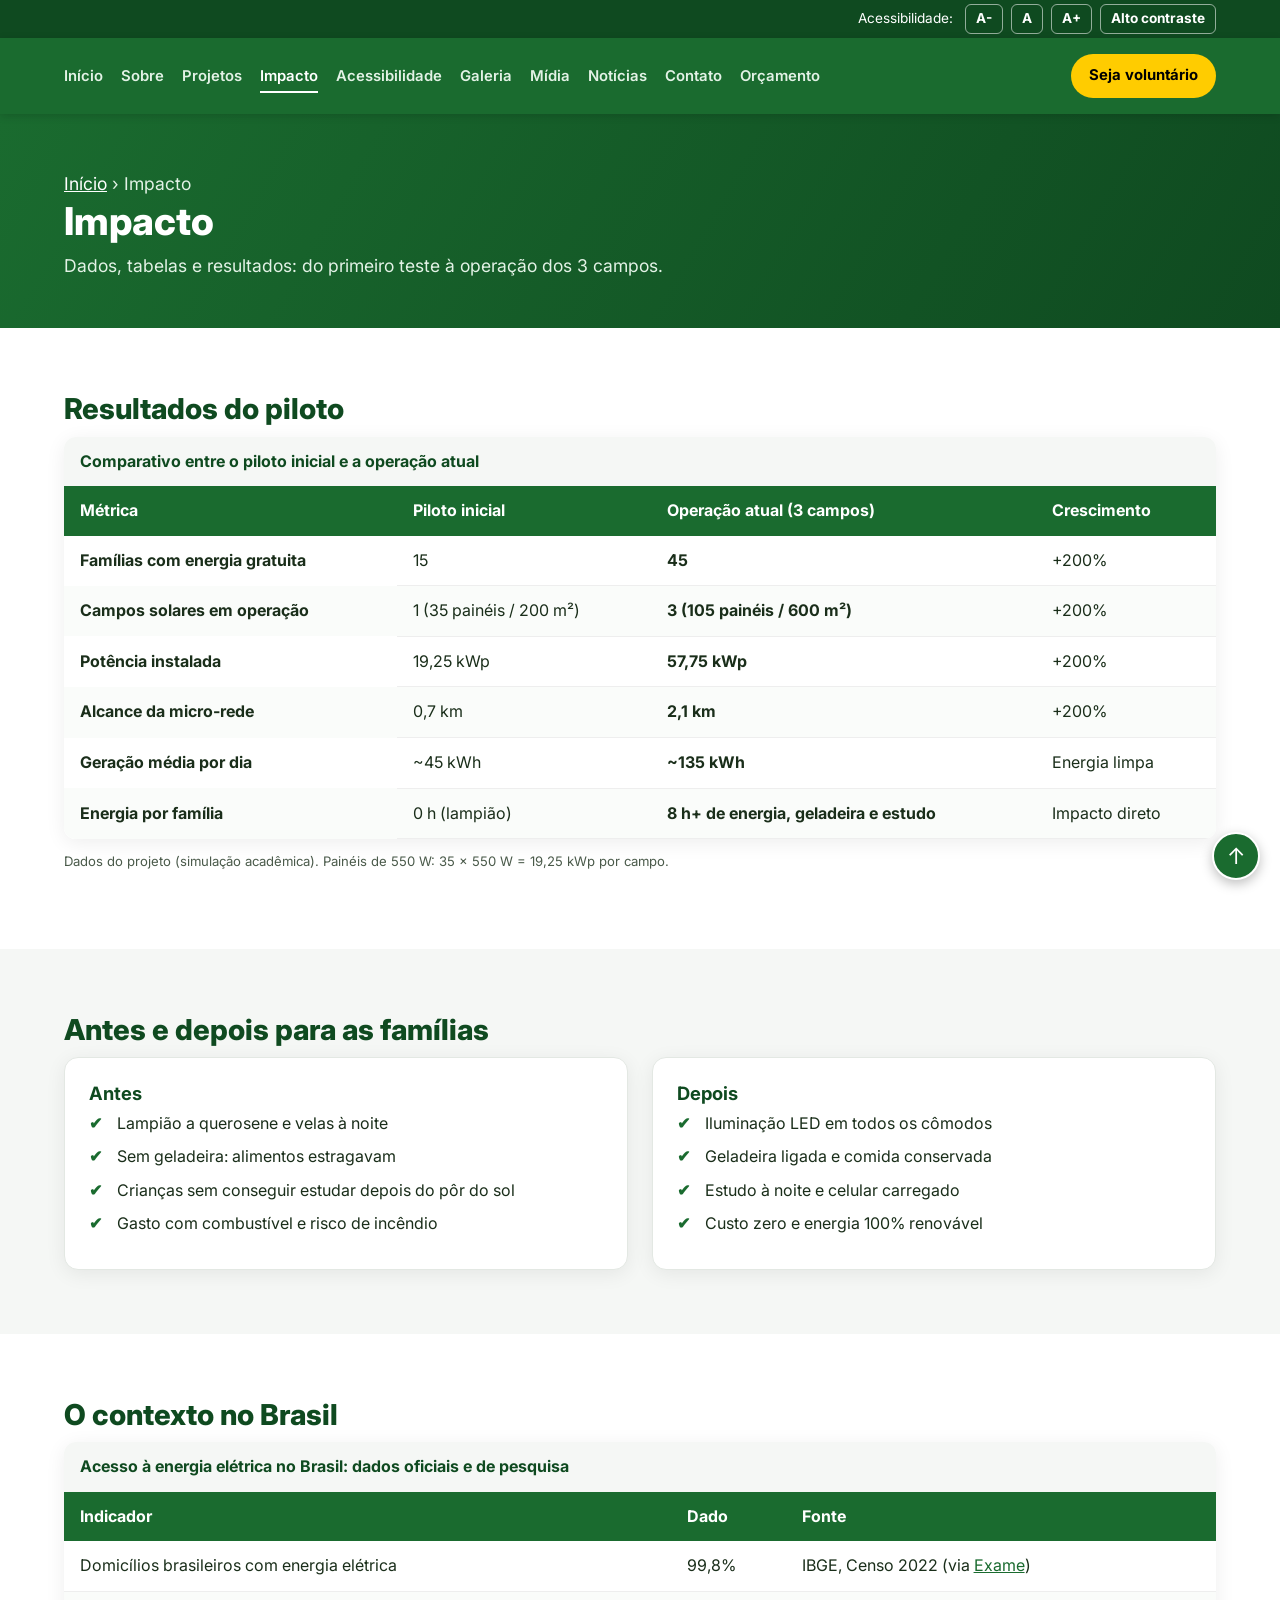
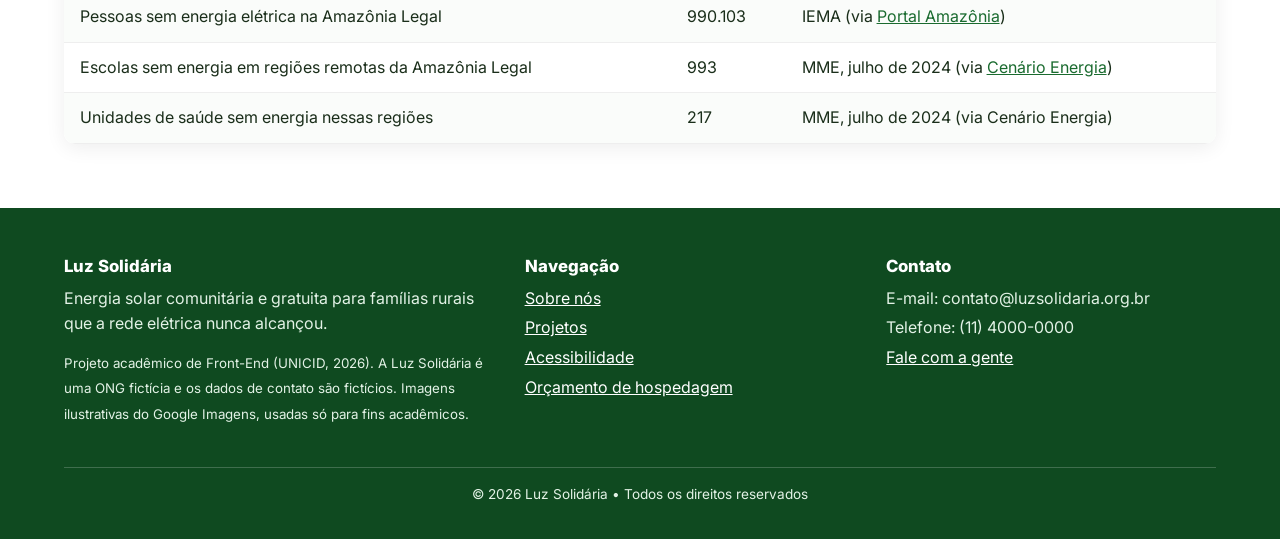
<file: impacto.html>
<!DOCTYPE html>
<html lang="pt-BR">
<head>
  <meta charset="UTF-8">
  <meta name="viewport" content="width=device-width, initial-scale=1">
  <title>Impacto | Luz Solidária</title>
  <meta name="description" content="Dados, tabelas e resultados do projeto Luz Solidária.">
  <link rel="preconnect" href="https://fonts.googleapis.com">
  <link rel="preconnect" href="https://fonts.gstatic.com" crossorigin>
  <link href="https://fonts.googleapis.com/css2?family=Inter:wght@400;600;700;800&amp;display=swap" rel="stylesheet">
  <link rel="stylesheet" href="css/style.css">
</head>
<body>
  <a class="pular-conteudo" href="#conteudo">Pular para o conteúdo</a>

  <div class="barra-acess">
    <div class="container">
      <span>Acessibilidade:</span>
      <button type="button" id="fonte-menor" aria-label="Diminuir tamanho do texto">A-</button>
      <button type="button" id="fonte-normal" aria-label="Tamanho normal do texto">A</button>
      <button type="button" id="fonte-maior" aria-label="Aumentar tamanho do texto">A+</button>
      <button type="button" id="alto-contraste" aria-pressed="false">Alto contraste</button>
    </div>
  </div>

  <header class="cabecalho">
    <div class="container">
      <button type="button" class="menu-botao" id="menu-botao" aria-expanded="false" aria-controls="menu-principal">☰ Menu</button>
      <nav class="menu-principal" id="menu-principal" aria-label="Menu principal">
        <ul>
          <li><a href="index.html">Início</a></li>
          <li><a href="sobre.html">Sobre</a></li>
          <li><a href="projetos.html">Projetos</a></li>
          <li><a href="impacto.html" aria-current="page">Impacto</a></li>
          <li><a href="acessibilidade.html">Acessibilidade</a></li>
          <li><a href="galeria.html">Galeria</a></li>
          <li><a href="midia.html">Mídia</a></li>
          <li><a href="noticias.html">Notícias</a></li>
          <li><a href="contato.html">Contato</a></li>
          <li><a href="orcamento_hospedagem.html">Orçamento</a></li>
        </ul>
      </nav>
      <a class="btn-cabecalho" href="contato.html#parceria">Seja voluntário</a>
    </div>
  </header>

  <main id="conteudo">
    <section class="topo-pagina">
      <div class="container">
        <p class="trilha"><a href="index.html">Início</a> › Impacto</p>
        <h1>Impacto</h1>
        <p>Dados, tabelas e resultados: do primeiro teste à operação dos 3 campos.</p>
      </div>
    </section>

    <section class="secao" aria-labelledby="titulo-tabela">
      <div class="container">
        <h2 id="titulo-tabela">Resultados do piloto</h2>
        <div class="tabela-rolagem">
          <table>
            <caption>Comparativo entre o piloto inicial e a operação atual</caption>
            <thead>
              <tr><th scope="col">Métrica</th><th scope="col">Piloto inicial</th><th scope="col">Operação atual (3 campos)</th><th scope="col">Crescimento</th></tr>
            </thead>
            <tbody>
              <tr><th scope="row" style="background:none;color:inherit">Famílias com energia gratuita</th><td>15</td><td><strong>45</strong></td><td>+200%</td></tr>
              <tr><th scope="row" style="background:none;color:inherit">Campos solares em operação</th><td>1 (35 painéis / 200 m²)</td><td><strong>3 (105 painéis / 600 m²)</strong></td><td>+200%</td></tr>
              <tr><th scope="row" style="background:none;color:inherit">Potência instalada</th><td>19,25 kWp</td><td><strong>57,75 kWp</strong></td><td>+200%</td></tr>
              <tr><th scope="row" style="background:none;color:inherit">Alcance da micro-rede</th><td>0,7 km</td><td><strong>2,1 km</strong></td><td>+200%</td></tr>
              <tr><th scope="row" style="background:none;color:inherit">Geração média por dia</th><td>~45 kWh</td><td><strong>~135 kWh</strong></td><td>Energia limpa</td></tr>
              <tr><th scope="row" style="background:none;color:inherit">Energia por família</th><td>0 h (lampião)</td><td><strong>8 h+ de energia, geladeira e estudo</strong></td><td>Impacto direto</td></tr>
            </tbody>
          </table>
        </div>
        <p class="fonte" style="margin-top:12px">Dados do projeto (simulação acadêmica). Painéis de 550 W: 35 × 550 W = 19,25 kWp por campo.</p>
      </div>
    </section>

    <section class="secao secao-cinza" aria-labelledby="titulo-antes">
      <div class="container">
        <h2 id="titulo-antes">Antes e depois para as famílias</h2>
        <div class="grade-2">
          <article class="card">
            <h3>Antes</h3>
            <ul class="lista-check">
              <li>Lampião a querosene e velas à noite</li>
              <li>Sem geladeira: alimentos estragavam</li>
              <li>Crianças sem conseguir estudar depois do pôr do sol</li>
              <li>Gasto com combustível e risco de incêndio</li>
            </ul>
          </article>
          <article class="card">
            <h3>Depois</h3>
            <ul class="lista-check">
              <li>Iluminação LED em todos os cômodos</li>
              <li>Geladeira ligada e comida conservada</li>
              <li>Estudo à noite e celular carregado</li>
              <li>Custo zero e energia 100% renovável</li>
            </ul>
          </article>
        </div>
      </div>
    </section>

    <section class="secao" aria-labelledby="titulo-brasil">
      <div class="container">
        <h2 id="titulo-brasil">O contexto no Brasil</h2>
        <div class="tabela-rolagem">
          <table>
            <caption>Acesso à energia elétrica no Brasil: dados oficiais e de pesquisa</caption>
            <thead><tr><th scope="col">Indicador</th><th scope="col">Dado</th><th scope="col">Fonte</th></tr></thead>
            <tbody>
              <tr><td>Domicílios brasileiros com energia elétrica</td><td>99,8%</td><td>IBGE, Censo 2022 (via <a href="https://exame.com/esg/amazonia-legal-energia-quase-universal-mas-ainda-distante-de-ser-igualitaria/">Exame</a>)</td></tr>
              <tr><td>Pessoas sem energia elétrica na Amazônia Legal</td><td>990.103</td><td>IEMA (via <a href="https://portalamazonia.com/cidades/um-milhao-de-brasileiros-estao-sem-energia-eletrica-na-amazonia-aponta-estudo/">Portal Amazônia</a>)</td></tr>
              <tr><td>Escolas sem energia em regiões remotas da Amazônia Legal</td><td>993</td><td>MME, julho de 2024 (via <a href="https://cenarioenergia.com.br/2025/03/20/programa-luz-para-todos-falha-em-2024-energia-nao-chega-a-milhares-de-brasileiros-na-amazonia-legal/">Cenário Energia</a>)</td></tr>
              <tr><td>Unidades de saúde sem energia nessas regiões</td><td>217</td><td>MME, julho de 2024 (via Cenário Energia)</td></tr>
            </tbody>
          </table>
        </div>
      </div>
    </section>
  </main>

  <footer class="rodape">
    <div class="container">
      <div class="rodape-grid">
        <div>
          <h2>Luz Solidária</h2>
          <p>Energia solar comunitária e gratuita para famílias rurais que a rede elétrica nunca alcançou.</p>
          <p><small>Projeto acadêmico de Front-End (UNICID, 2026). A Luz Solidária é uma ONG fictícia e os dados de contato são fictícios. Imagens ilustrativas do Google Imagens, usadas só para fins acadêmicos.</small></p>
        </div>
        <div>
          <h2>Navegação</h2>
          <ul>
            <li><a href="sobre.html">Sobre nós</a></li>
            <li><a href="projetos.html">Projetos</a></li>
            <li><a href="acessibilidade.html">Acessibilidade</a></li>
            <li><a href="orcamento_hospedagem.html">Orçamento de hospedagem</a></li>
          </ul>
        </div>
        <div>
          <h2>Contato</h2>
          <ul>
            <li>E-mail: contato@luzsolidaria.org.br</li>
            <li>Telefone: (11) 4000-0000</li>
            <li><a href="contato.html">Fale com a gente</a></li>
          </ul>
        </div>
      </div>
      <p class="rodape-final">© 2026 Luz Solidária • Todos os direitos reservados</p>
    </div>
  </footer>

  <a href="#conteudo" class="btn-topo" aria-label="Voltar ao topo da página">↑</a>
  <script src="js/script.js"></script>
</body>
</html>
</file>
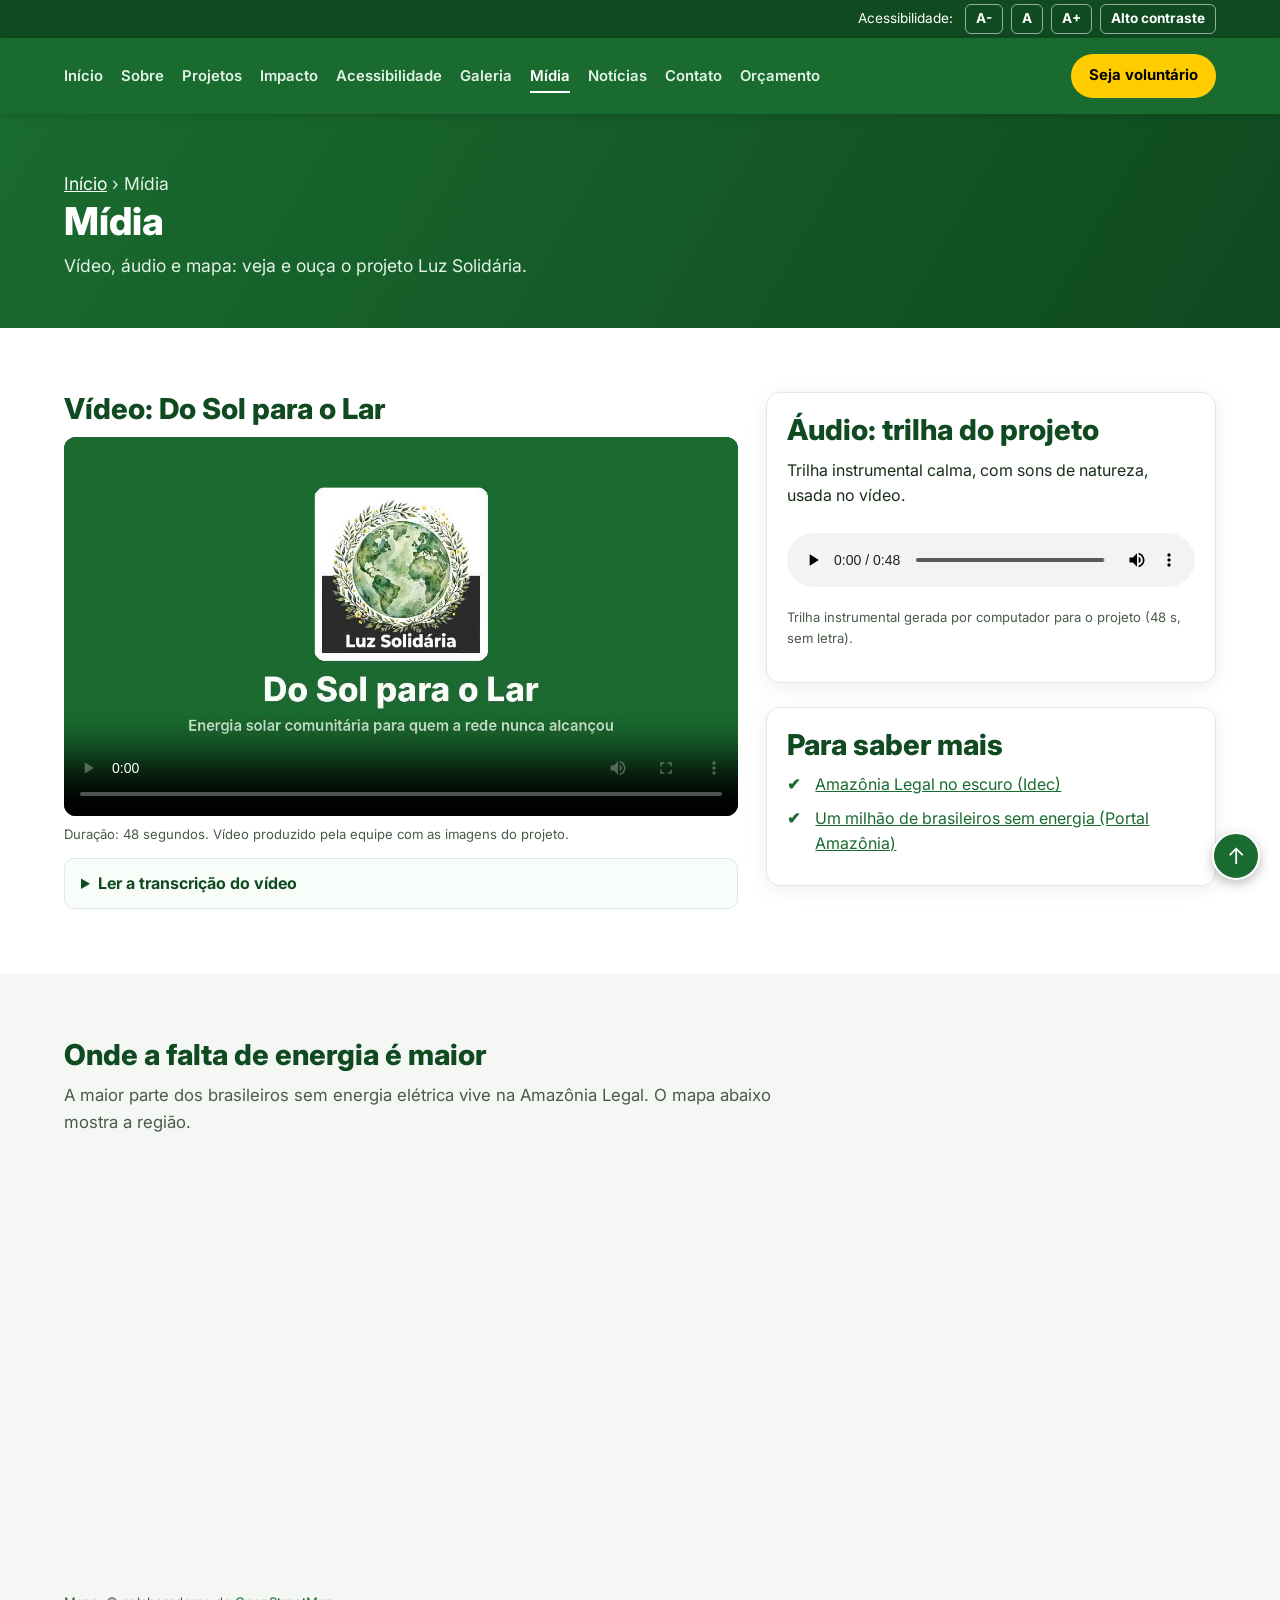
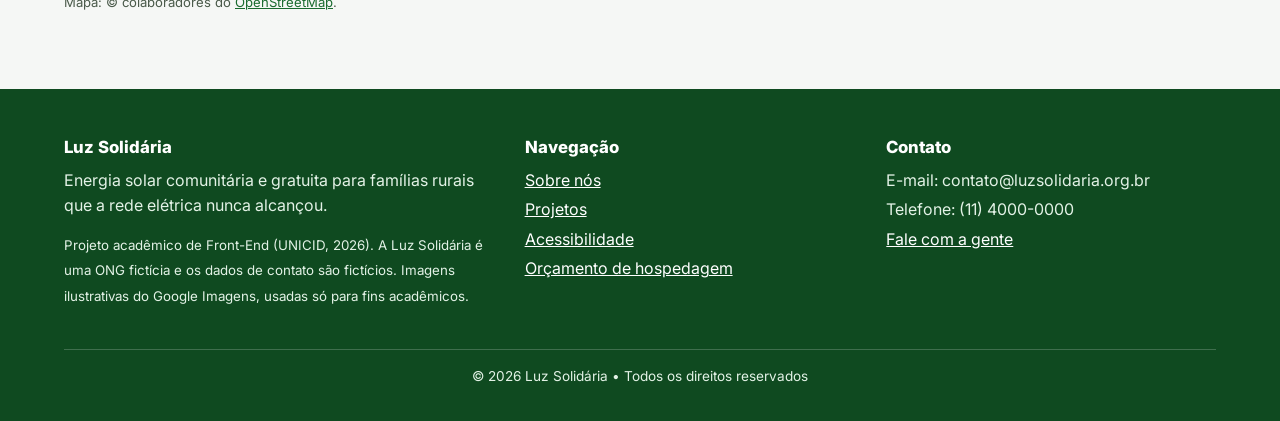
<file: midia.html>
<!DOCTYPE html>
<html lang="pt-BR">
<head>
  <meta charset="UTF-8">
  <meta name="viewport" content="width=device-width, initial-scale=1">
  <title>Mídia | Luz Solidária</title>
  <meta name="description" content="Vídeo, áudio e mapa do projeto Luz Solidária.">
  <link rel="preconnect" href="https://fonts.googleapis.com">
  <link rel="preconnect" href="https://fonts.gstatic.com" crossorigin>
  <link href="https://fonts.googleapis.com/css2?family=Inter:wght@400;600;700;800&amp;display=swap" rel="stylesheet">
  <link rel="stylesheet" href="css/style.css">
</head>
<body>
  <a class="pular-conteudo" href="#conteudo">Pular para o conteúdo</a>

  <div class="barra-acess">
    <div class="container">
      <span>Acessibilidade:</span>
      <button type="button" id="fonte-menor" aria-label="Diminuir tamanho do texto">A-</button>
      <button type="button" id="fonte-normal" aria-label="Tamanho normal do texto">A</button>
      <button type="button" id="fonte-maior" aria-label="Aumentar tamanho do texto">A+</button>
      <button type="button" id="alto-contraste" aria-pressed="false">Alto contraste</button>
    </div>
  </div>

  <header class="cabecalho">
    <div class="container">
      <button type="button" class="menu-botao" id="menu-botao" aria-expanded="false" aria-controls="menu-principal">☰ Menu</button>
      <nav class="menu-principal" id="menu-principal" aria-label="Menu principal">
        <ul>
          <li><a href="index.html">Início</a></li>
          <li><a href="sobre.html">Sobre</a></li>
          <li><a href="projetos.html">Projetos</a></li>
          <li><a href="impacto.html">Impacto</a></li>
          <li><a href="acessibilidade.html">Acessibilidade</a></li>
          <li><a href="galeria.html">Galeria</a></li>
          <li><a href="midia.html" aria-current="page">Mídia</a></li>
          <li><a href="noticias.html">Notícias</a></li>
          <li><a href="contato.html">Contato</a></li>
          <li><a href="orcamento_hospedagem.html">Orçamento</a></li>
        </ul>
      </nav>
      <a class="btn-cabecalho" href="contato.html#parceria">Seja voluntário</a>
    </div>
  </header>

  <main id="conteudo">
    <section class="topo-pagina">
      <div class="container">
        <p class="trilha"><a href="index.html">Início</a> › Mídia</p>
        <h1>Mídia</h1>
        <p>Vídeo, áudio e mapa: veja e ouça o projeto Luz Solidária.</p>
      </div>
    </section>

    <section class="secao" aria-labelledby="titulo-video">
      <div class="container midia-grade">
        <div>
          <h2 id="titulo-video">Vídeo: Do Sol para o Lar</h2>
          <video controls poster="img/video-capa.jpg" preload="metadata" width="1280" height="720">
            <source src="assets/video-luz-solidaria.mp4" type="video/mp4">
            Seu navegador não reproduz vídeos. <a href="assets/video-luz-solidaria.mp4">Baixe o vídeo</a>.
          </video>
          <p class="fonte" style="margin-top:8px">Duração: 48 segundos. Vídeo produzido pela equipe com as imagens do projeto.</p>
          <details>
            <summary>Ler a transcrição do vídeo</summary>
            <ol>
              <li>Abertura: "Do Sol para o Lar. Energia solar comunitária para quem a rede nunca alcançou."</li>
              <li>O problema: muitas famílias rurais ainda vivem onde a rede elétrica nunca chegou.</li>
              <li>A solução: o Luz Solidária cria fazendas solares isoladas (off-grid) em terrenos ociosos.</li>
              <li>Como funciona: cada campo tem 35 painéis em 200 m², bateria central e micro-rede própria.</li>
              <li>Como funciona: um campo leva energia para 15 famílias em um raio de 0,7 km.</li>
              <li>Custo zero: a família não paga a instalação nem a conta de luz.</li>
              <li>O impacto: geladeira ligada, crianças estudando à noite e mais segurança.</li>
              <li>Hoje: 3 campos, 105 painéis e 45 famílias com energia limpa.</li>
              <li>Voluntários ensinam as famílias a usar a energia com segurança.</li>
              <li>O futuro: levar esse modelo a cada comunidade rural sem rede.</li>
              <li>Final: "Seja um voluntário. Ajude a levar luz para quem nunca teve."</li>
            </ol>
          </details>
        </div>
        <div>
          <div class="midia-bloco">
            <h2>Áudio: trilha do projeto</h2>
            <p>Trilha instrumental calma, com sons de natureza, usada no vídeo.</p>
            <audio controls preload="metadata">
              <source src="assets/trilha-luz-solidaria.mp3" type="audio/mpeg">
              Seu navegador não reproduz áudio. <a href="assets/trilha-luz-solidaria.mp3">Baixe o áudio</a>.
            </audio>
            <p class="fonte">Trilha instrumental gerada por computador para o projeto (48 s, sem letra).</p>
          </div>
          <div class="midia-bloco">
            <h2>Para saber mais</h2>
            <ul class="lista-check">
              <li><a href="https://idec.org.br/materia/amazonia-legal-no-escuro">Amazônia Legal no escuro (Idec)</a></li>
              <li><a href="https://portalamazonia.com/cidades/um-milhao-de-brasileiros-estao-sem-energia-eletrica-na-amazonia-aponta-estudo/">Um milhão de brasileiros sem energia (Portal Amazônia)</a></li>
            </ul>
          </div>
        </div>
      </div>
    </section>

    <section class="secao secao-cinza mapa" aria-labelledby="titulo-mapa">
      <div class="container">
        <h2 id="titulo-mapa">Onde a falta de energia é maior</h2>
        <p class="subtitulo">A maior parte dos brasileiros sem energia elétrica vive na Amazônia Legal. O mapa abaixo mostra a região.</p>
        <iframe src="https://www.openstreetmap.org/export/embed.html?bbox=-74.0%2C-18.0%2C-44.0%2C5.5&amp;layer=mapnik" title="Mapa da região da Amazônia Legal (OpenStreetMap)" loading="lazy"></iframe>
        <p class="fonte" style="margin-top:8px">Mapa: © colaboradores do <a href="https://www.openstreetmap.org/copyright">OpenStreetMap</a>.</p>
      </div>
    </section>
  </main>

  <footer class="rodape">
    <div class="container">
      <div class="rodape-grid">
        <div>
          <h2>Luz Solidária</h2>
          <p>Energia solar comunitária e gratuita para famílias rurais que a rede elétrica nunca alcançou.</p>
          <p><small>Projeto acadêmico de Front-End (UNICID, 2026). A Luz Solidária é uma ONG fictícia e os dados de contato são fictícios. Imagens ilustrativas do Google Imagens, usadas só para fins acadêmicos.</small></p>
        </div>
        <div>
          <h2>Navegação</h2>
          <ul>
            <li><a href="sobre.html">Sobre nós</a></li>
            <li><a href="projetos.html">Projetos</a></li>
            <li><a href="acessibilidade.html">Acessibilidade</a></li>
            <li><a href="orcamento_hospedagem.html">Orçamento de hospedagem</a></li>
          </ul>
        </div>
        <div>
          <h2>Contato</h2>
          <ul>
            <li>E-mail: contato@luzsolidaria.org.br</li>
            <li>Telefone: (11) 4000-0000</li>
            <li><a href="contato.html">Fale com a gente</a></li>
          </ul>
        </div>
      </div>
      <p class="rodape-final">© 2026 Luz Solidária • Todos os direitos reservados</p>
    </div>
  </footer>

  <a href="#conteudo" class="btn-topo" aria-label="Voltar ao topo da página">↑</a>
  <script src="js/script.js"></script>
</body>
</html>
</file>
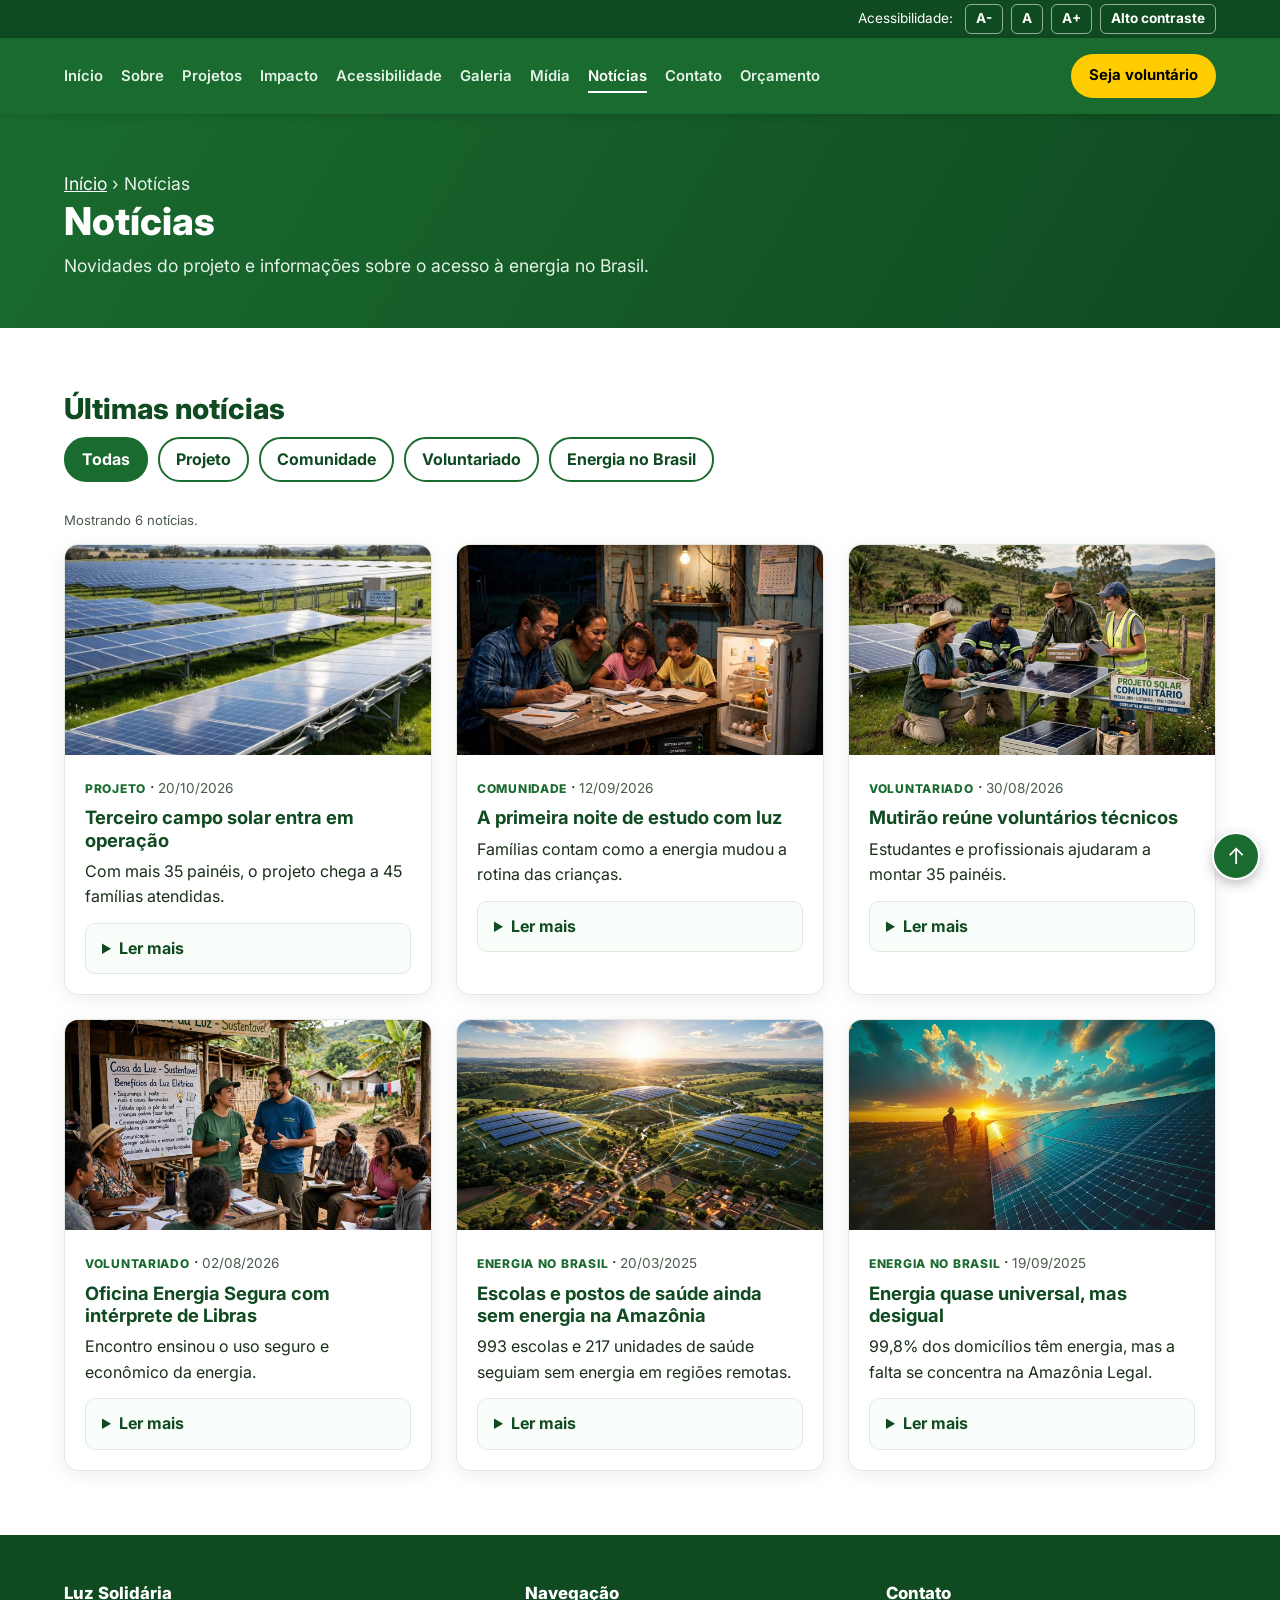
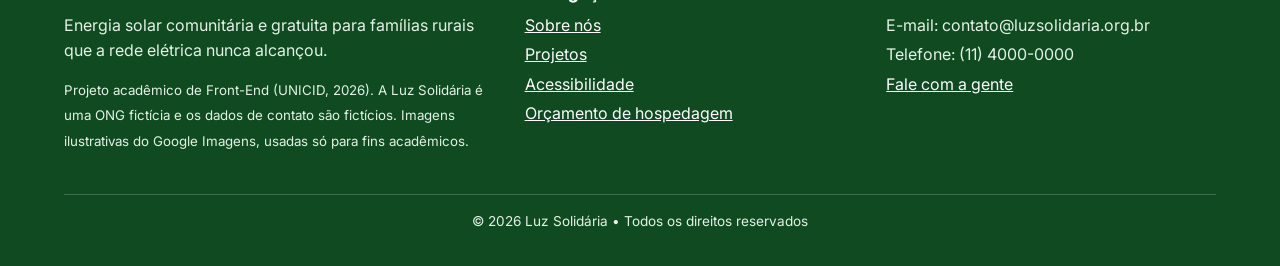
<file: noticias.html>
<!DOCTYPE html>
<html lang="pt-BR">
<head>
  <meta charset="UTF-8">
  <meta name="viewport" content="width=device-width, initial-scale=1">
  <title>Notícias | Luz Solidária</title>
  <meta name="description" content="Notícias do projeto Luz Solidária e sobre energia no Brasil.">
  <link rel="preconnect" href="https://fonts.googleapis.com">
  <link rel="preconnect" href="https://fonts.gstatic.com" crossorigin>
  <link href="https://fonts.googleapis.com/css2?family=Inter:wght@400;600;700;800&amp;display=swap" rel="stylesheet">
  <link rel="stylesheet" href="css/style.css">
</head>
<body>
  <a class="pular-conteudo" href="#conteudo">Pular para o conteúdo</a>

  <div class="barra-acess">
    <div class="container">
      <span>Acessibilidade:</span>
      <button type="button" id="fonte-menor" aria-label="Diminuir tamanho do texto">A-</button>
      <button type="button" id="fonte-normal" aria-label="Tamanho normal do texto">A</button>
      <button type="button" id="fonte-maior" aria-label="Aumentar tamanho do texto">A+</button>
      <button type="button" id="alto-contraste" aria-pressed="false">Alto contraste</button>
    </div>
  </div>

  <header class="cabecalho">
    <div class="container">
      <button type="button" class="menu-botao" id="menu-botao" aria-expanded="false" aria-controls="menu-principal">☰ Menu</button>
      <nav class="menu-principal" id="menu-principal" aria-label="Menu principal">
        <ul>
          <li><a href="index.html">Início</a></li>
          <li><a href="sobre.html">Sobre</a></li>
          <li><a href="projetos.html">Projetos</a></li>
          <li><a href="impacto.html">Impacto</a></li>
          <li><a href="acessibilidade.html">Acessibilidade</a></li>
          <li><a href="galeria.html">Galeria</a></li>
          <li><a href="midia.html">Mídia</a></li>
          <li><a href="noticias.html" aria-current="page">Notícias</a></li>
          <li><a href="contato.html">Contato</a></li>
          <li><a href="orcamento_hospedagem.html">Orçamento</a></li>
        </ul>
      </nav>
      <a class="btn-cabecalho" href="contato.html#parceria">Seja voluntário</a>
    </div>
  </header>

  <main id="conteudo">
    <section class="topo-pagina">
      <div class="container">
        <p class="trilha"><a href="index.html">Início</a> › Notícias</p>
        <h1>Notícias</h1>
        <p>Novidades do projeto e informações sobre o acesso à energia no Brasil.</p>
      </div>
    </section>

    <section class="secao" aria-labelledby="titulo-noticias">
      <div class="container">
        <h2 id="titulo-noticias">Últimas notícias</h2>
        <div class="filtros" role="group" aria-label="Filtrar notícias por categoria">
          <button type="button" data-filtro="todas" aria-pressed="true">Todas</button>
          <button type="button" data-filtro="projeto" aria-pressed="false">Projeto</button>
          <button type="button" data-filtro="comunidade" aria-pressed="false">Comunidade</button>
          <button type="button" data-filtro="voluntariado" aria-pressed="false">Voluntariado</button>
          <button type="button" data-filtro="brasil" aria-pressed="false">Energia no Brasil</button>
        </div>
        <p id="contador-noticias" class="fonte" aria-live="polite">Mostrando 6 notícias.</p>
        <div class="noticias-grade">
          <article class="card card-img noticia" data-categoria="projeto">
            <img src="img/campo-solar-placa.jpg" alt="Placa do campo solar comunitário ao lado dos painéis" width="1280" height="853" loading="lazy">
            <div class="card-corpo">
              <span class="tag">Projeto</span> · <time datetime="2026-10-20">20/10/2026</time>
              <h3>Terceiro campo solar entra em operação</h3>
              <p>Com mais 35 painéis, o projeto chega a 45 famílias atendidas.</p>
              <details>
                <summary>Ler mais</summary>
                <p>O terceiro campo foi ligado depois de dois fins de semana de mutirão. Com ele, a micro-rede da Luz Solidária chega a 2,1 km e a geração média passa de 135 kWh por dia. Todas as famílias do raio de 0,7 km do novo campo já estão com energia.</p>
              </details>
            </div>
          </article>
          <article class="card card-img noticia" data-categoria="comunidade">
            <img src="img/familia-estudando.jpg" alt="Família estudando à noite com luz em casa" width="1280" height="853" loading="lazy">
            <div class="card-corpo">
              <span class="tag">Comunidade</span> · <time datetime="2026-09-12">12/09/2026</time>
              <h3>A primeira noite de estudo com luz</h3>
              <p>Famílias contam como a energia mudou a rotina das crianças.</p>
              <details>
                <summary>Ler mais</summary>
                <p>Antes, a lição de casa tinha que acabar antes do pôr do sol. Agora, com iluminação LED, as crianças estudam à noite e os adultos também voltaram a estudar. A geladeira ligada conserva os alimentos por mais tempo.</p>
              </details>
            </div>
          </article>
          <article class="card card-img noticia" data-categoria="voluntariado">
            <img src="img/equipe-instalacao.jpg" alt="Voluntários montando painéis solares" width="1280" height="853" loading="lazy">
            <div class="card-corpo">
              <span class="tag">Voluntariado</span> · <time datetime="2026-08-30">30/08/2026</time>
              <h3>Mutirão reúne voluntários técnicos</h3>
              <p>Estudantes e profissionais ajudaram a montar 35 painéis.</p>
              <details>
                <summary>Ler mais</summary>
                <p>O mutirão teve voluntários de elétrica, engenharia e TI, além de moradores da comunidade. Quer participar do próximo? Preencha o formulário na página de Contato.</p>
              </details>
            </div>
          </article>
          <article class="card card-img noticia" data-categoria="voluntariado">
            <img src="img/oficina-comunidade.jpg" alt="Oficina com moradores sobre o uso da energia" width="1280" height="853" loading="lazy">
            <div class="card-corpo">
              <span class="tag">Voluntariado</span> · <time datetime="2026-08-02">02/08/2026</time>
              <h3>Oficina Energia Segura com intérprete de Libras</h3>
              <p>Encontro ensinou o uso seguro e econômico da energia.</p>
              <details>
                <summary>Ler mais</summary>
                <p>A oficina teve material em letra ampliada, versão em áudio e intérprete de Libras, para que todas as pessoas da comunidade pudessem participar.</p>
              </details>
            </div>
          </article>
          <article class="card card-img noticia" data-categoria="brasil">
            <img src="img/vista-aerea-comunidade.jpg" alt="Vista aérea de comunidade rural com painéis solares" width="1280" height="853" loading="lazy">
            <div class="card-corpo">
              <span class="tag">Energia no Brasil</span> · <time datetime="2025-03-20">20/03/2025</time>
              <h3>Escolas e postos de saúde ainda sem energia na Amazônia</h3>
              <p>993 escolas e 217 unidades de saúde seguiam sem energia em regiões remotas.</p>
              <details>
                <summary>Ler mais</summary>
                <p>Segundo dados do Ministério de Minas e Energia repassados ao Idec em julho de 2024, 993 escolas e 217 unidades de saúde de regiões remotas da Amazônia Legal seguiam sem acesso à energia elétrica. Fonte: <a href="https://cenarioenergia.com.br/2025/03/20/programa-luz-para-todos-falha-em-2024-energia-nao-chega-a-milhares-de-brasileiros-na-amazonia-legal/">Cenário Energia</a>.</p>
              </details>
            </div>
          </article>
          <article class="card card-img noticia" data-categoria="brasil">
            <img src="img/paineis-por-do-sol.jpg" alt="Painéis solares ao pôr do sol" width="1280" height="853" loading="lazy">
            <div class="card-corpo">
              <span class="tag">Energia no Brasil</span> · <time datetime="2025-09-19">19/09/2025</time>
              <h3>Energia quase universal, mas desigual</h3>
              <p>99,8% dos domicílios têm energia, mas a falta se concentra na Amazônia Legal.</p>
              <details>
                <summary>Ler mais</summary>
                <p>Segundo o IBGE, 99,8% dos domicílios do país já tinham eletricidade em 2022. A falta de energia que resta está concentrada em regiões isoladas, principalmente na Amazônia Legal. Fonte: <a href="https://exame.com/esg/amazonia-legal-energia-quase-universal-mas-ainda-distante-de-ser-igualitaria/">Exame</a>.</p>
              </details>
            </div>
          </article>
        </div>
      </div>
    </section>
  </main>

  <footer class="rodape">
    <div class="container">
      <div class="rodape-grid">
        <div>
          <h2>Luz Solidária</h2>
          <p>Energia solar comunitária e gratuita para famílias rurais que a rede elétrica nunca alcançou.</p>
          <p><small>Projeto acadêmico de Front-End (UNICID, 2026). A Luz Solidária é uma ONG fictícia e os dados de contato são fictícios. Imagens ilustrativas do Google Imagens, usadas só para fins acadêmicos.</small></p>
        </div>
        <div>
          <h2>Navegação</h2>
          <ul>
            <li><a href="sobre.html">Sobre nós</a></li>
            <li><a href="projetos.html">Projetos</a></li>
            <li><a href="acessibilidade.html">Acessibilidade</a></li>
            <li><a href="orcamento_hospedagem.html">Orçamento de hospedagem</a></li>
          </ul>
        </div>
        <div>
          <h2>Contato</h2>
          <ul>
            <li>E-mail: contato@luzsolidaria.org.br</li>
            <li>Telefone: (11) 4000-0000</li>
            <li><a href="contato.html">Fale com a gente</a></li>
          </ul>
        </div>
      </div>
      <p class="rodape-final">© 2026 Luz Solidária • Todos os direitos reservados</p>
    </div>
  </footer>

  <a href="#conteudo" class="btn-topo" aria-label="Voltar ao topo da página">↑</a>
  <script src="js/script.js"></script>
</body>
</html>
</file>
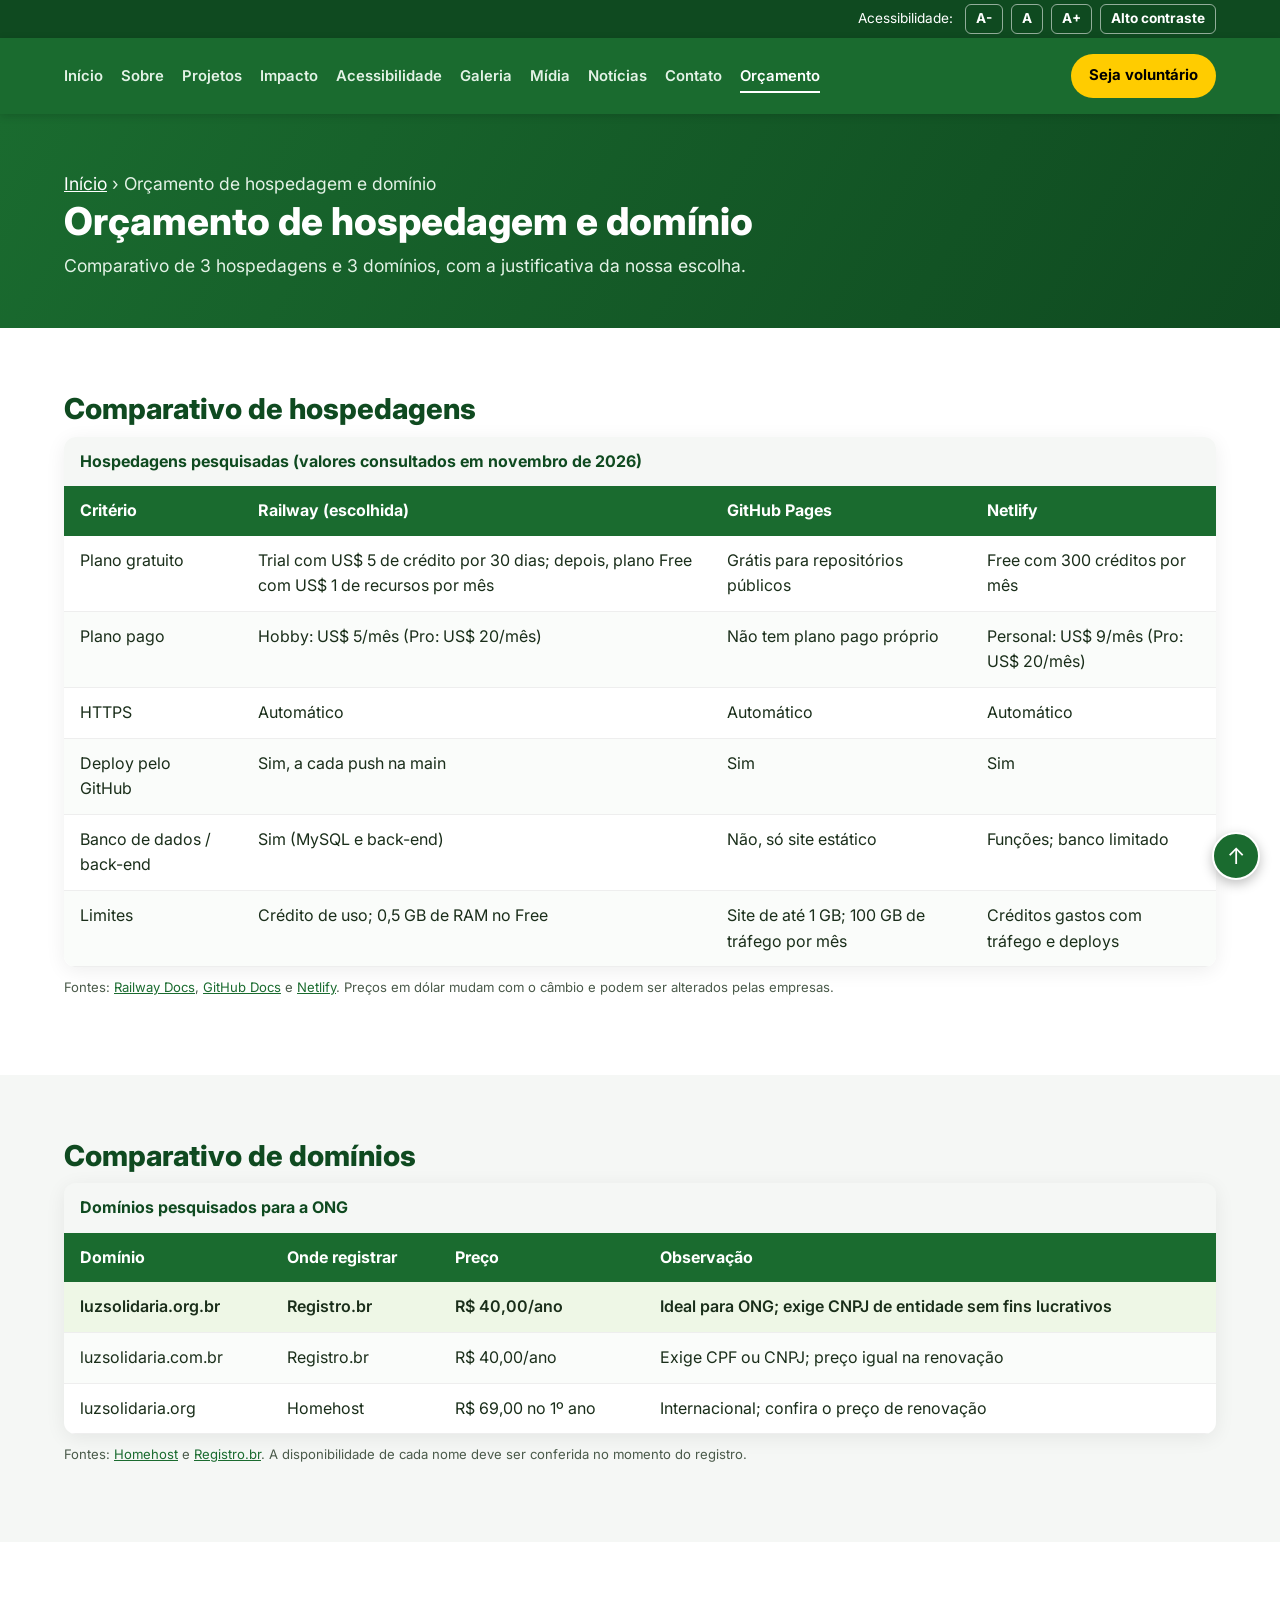
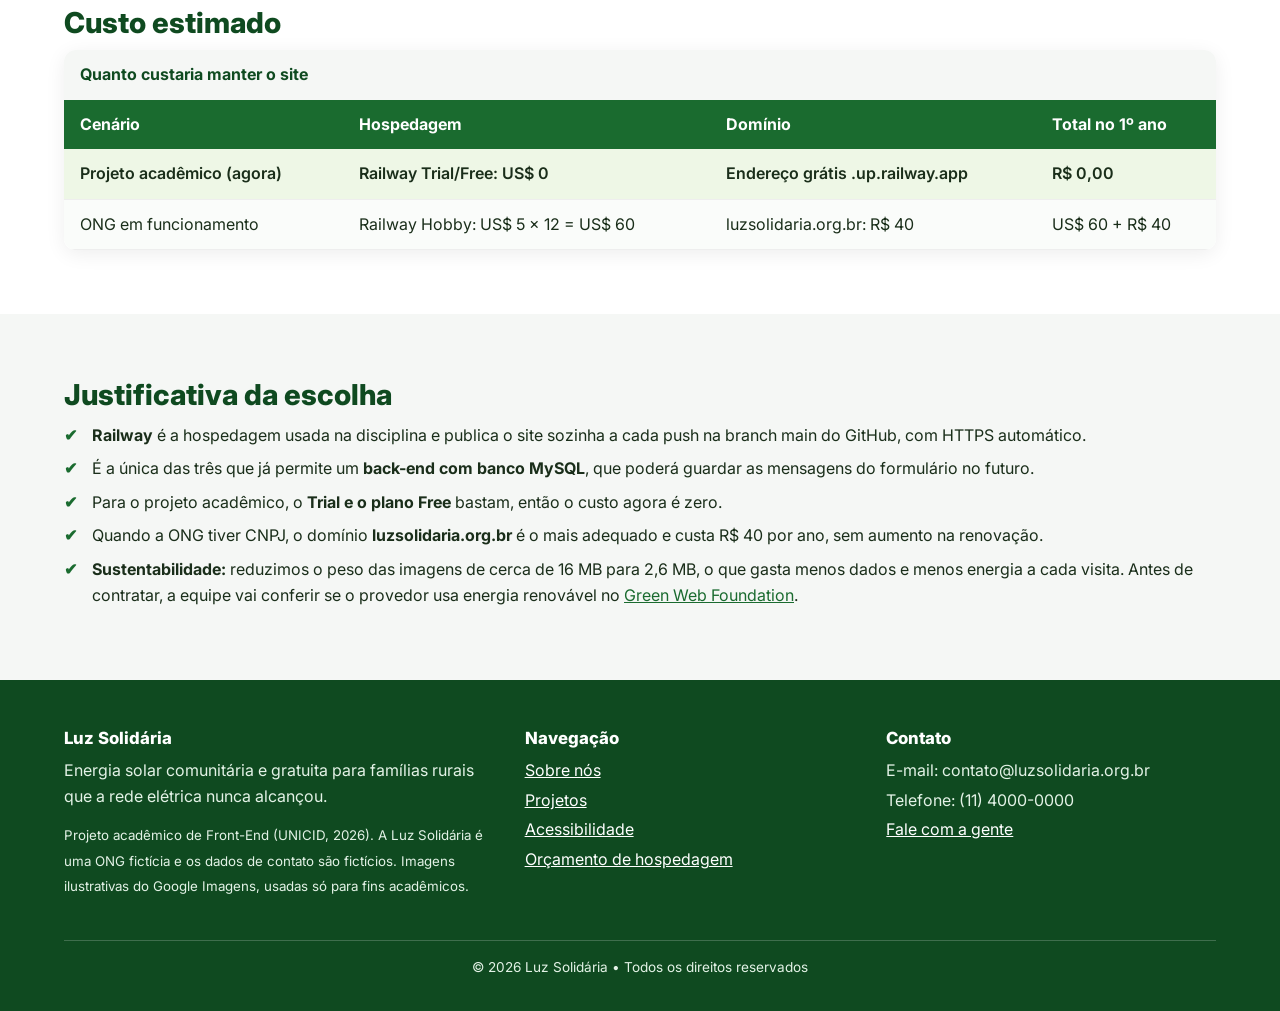
<file: orcamento_hospedagem.html>
<!DOCTYPE html>
<html lang="pt-BR">
<head>
  <meta charset="UTF-8">
  <meta name="viewport" content="width=device-width, initial-scale=1">
  <title>Orçamento de hospedagem e domínio | Luz Solidária</title>
  <meta name="description" content="Relatório comparativo de hospedagem e domínio para o site Luz Solidária.">
  <link rel="preconnect" href="https://fonts.googleapis.com">
  <link rel="preconnect" href="https://fonts.gstatic.com" crossorigin>
  <link href="https://fonts.googleapis.com/css2?family=Inter:wght@400;600;700;800&amp;display=swap" rel="stylesheet">
  <link rel="stylesheet" href="css/style.css">
</head>
<body>
  <a class="pular-conteudo" href="#conteudo">Pular para o conteúdo</a>

  <div class="barra-acess">
    <div class="container">
      <span>Acessibilidade:</span>
      <button type="button" id="fonte-menor" aria-label="Diminuir tamanho do texto">A-</button>
      <button type="button" id="fonte-normal" aria-label="Tamanho normal do texto">A</button>
      <button type="button" id="fonte-maior" aria-label="Aumentar tamanho do texto">A+</button>
      <button type="button" id="alto-contraste" aria-pressed="false">Alto contraste</button>
    </div>
  </div>

  <header class="cabecalho">
    <div class="container">
      <button type="button" class="menu-botao" id="menu-botao" aria-expanded="false" aria-controls="menu-principal">☰ Menu</button>
      <nav class="menu-principal" id="menu-principal" aria-label="Menu principal">
        <ul>
          <li><a href="index.html">Início</a></li>
          <li><a href="sobre.html">Sobre</a></li>
          <li><a href="projetos.html">Projetos</a></li>
          <li><a href="impacto.html">Impacto</a></li>
          <li><a href="acessibilidade.html">Acessibilidade</a></li>
          <li><a href="galeria.html">Galeria</a></li>
          <li><a href="midia.html">Mídia</a></li>
          <li><a href="noticias.html">Notícias</a></li>
          <li><a href="contato.html">Contato</a></li>
          <li><a href="orcamento_hospedagem.html" aria-current="page">Orçamento</a></li>
        </ul>
      </nav>
      <a class="btn-cabecalho" href="contato.html#parceria">Seja voluntário</a>
    </div>
  </header>

  <main id="conteudo">
    <section class="topo-pagina">
      <div class="container">
        <p class="trilha"><a href="index.html">Início</a> › Orçamento de hospedagem e domínio</p>
        <h1>Orçamento de hospedagem e domínio</h1>
        <p>Comparativo de 3 hospedagens e 3 domínios, com a justificativa da nossa escolha.</p>
      </div>
    </section>

    <section class="secao" aria-labelledby="titulo-hosp">
      <div class="container">
        <h2 id="titulo-hosp">Comparativo de hospedagens</h2>
        <div class="tabela-rolagem">
          <table>
            <caption>Hospedagens pesquisadas (valores consultados em novembro de 2026)</caption>
            <thead><tr><th scope="col">Critério</th><th scope="col">Railway (escolhida)</th><th scope="col">GitHub Pages</th><th scope="col">Netlify</th></tr></thead>
            <tbody>
              <tr><td>Plano gratuito</td><td>Trial com US$ 5 de crédito por 30 dias; depois, plano Free com US$ 1 de recursos por mês</td><td>Grátis para repositórios públicos</td><td>Free com 300 créditos por mês</td></tr>
              <tr><td>Plano pago</td><td>Hobby: US$ 5/mês (Pro: US$ 20/mês)</td><td>Não tem plano pago próprio</td><td>Personal: US$ 9/mês (Pro: US$ 20/mês)</td></tr>
              <tr><td>HTTPS</td><td>Automático</td><td>Automático</td><td>Automático</td></tr>
              <tr><td>Deploy pelo GitHub</td><td>Sim, a cada push na main</td><td>Sim</td><td>Sim</td></tr>
              <tr><td>Banco de dados / back-end</td><td>Sim (MySQL e back-end)</td><td>Não, só site estático</td><td>Funções; banco limitado</td></tr>
              <tr><td>Limites</td><td>Crédito de uso; 0,5 GB de RAM no Free</td><td>Site de até 1 GB; 100 GB de tráfego por mês</td><td>Créditos gastos com tráfego e deploys</td></tr>
            </tbody>
          </table>
        </div>
        <p class="fonte" style="margin-top:10px">Fontes: <a href="https://docs.railway.com/pricing">Railway Docs</a>, <a href="https://docs.github.com/pages/getting-started-with-github-pages/github-pages-limits">GitHub Docs</a> e <a href="https://www.netlify.com/pricing/">Netlify</a>. Preços em dólar mudam com o câmbio e podem ser alterados pelas empresas.</p>
      </div>
    </section>

    <section class="secao secao-cinza" aria-labelledby="titulo-dom">
      <div class="container">
        <h2 id="titulo-dom">Comparativo de domínios</h2>
        <div class="tabela-rolagem">
          <table>
            <caption>Domínios pesquisados para a ONG</caption>
            <thead><tr><th scope="col">Domínio</th><th scope="col">Onde registrar</th><th scope="col">Preço</th><th scope="col">Observação</th></tr></thead>
            <tbody>
              <tr class="destaque-linha"><td>luzsolidaria.org.br</td><td>Registro.br</td><td>R$ 40,00/ano</td><td>Ideal para ONG; exige CNPJ de entidade sem fins lucrativos</td></tr>
              <tr><td>luzsolidaria.com.br</td><td>Registro.br</td><td>R$ 40,00/ano</td><td>Exige CPF ou CNPJ; preço igual na renovação</td></tr>
              <tr><td>luzsolidaria.org</td><td>Homehost</td><td>R$ 69,00 no 1º ano</td><td>Internacional; confira o preço de renovação</td></tr>
            </tbody>
          </table>
        </div>
        <p class="fonte" style="margin-top:10px">Fontes: <a href="https://www.homehost.com.br/blog/registro-de-dominios/quanto-custa-um-dominio">Homehost</a> e <a href="https://registro.br/">Registro.br</a>. A disponibilidade de cada nome deve ser conferida no momento do registro.</p>
      </div>
    </section>

    <section class="secao" aria-labelledby="titulo-custo">
      <div class="container">
        <h2 id="titulo-custo">Custo estimado</h2>
        <div class="tabela-rolagem">
          <table>
            <caption>Quanto custaria manter o site</caption>
            <thead><tr><th scope="col">Cenário</th><th scope="col">Hospedagem</th><th scope="col">Domínio</th><th scope="col">Total no 1º ano</th></tr></thead>
            <tbody>
              <tr class="destaque-linha"><td>Projeto acadêmico (agora)</td><td>Railway Trial/Free: US$ 0</td><td>Endereço grátis .up.railway.app</td><td>R$ 0,00</td></tr>
              <tr><td>ONG em funcionamento</td><td>Railway Hobby: US$ 5 × 12 = US$ 60</td><td>luzsolidaria.org.br: R$ 40</td><td>US$ 60 + R$ 40</td></tr>
            </tbody>
          </table>
        </div>
      </div>
    </section>

    <section class="secao secao-cinza" aria-labelledby="titulo-justificativa">
      <div class="container">
        <h2 id="titulo-justificativa">Justificativa da escolha</h2>
        <ul class="lista-check">
          <li><strong>Railway</strong> é a hospedagem usada na disciplina e publica o site sozinha a cada push na branch main do GitHub, com HTTPS automático.</li>
          <li>É a única das três que já permite um <strong>back-end com banco MySQL</strong>, que poderá guardar as mensagens do formulário no futuro.</li>
          <li>Para o projeto acadêmico, o <strong>Trial e o plano Free</strong> bastam, então o custo agora é zero.</li>
          <li>Quando a ONG tiver CNPJ, o domínio <strong>luzsolidaria.org.br</strong> é o mais adequado e custa R$ 40 por ano, sem aumento na renovação.</li>
          <li><strong>Sustentabilidade:</strong> reduzimos o peso das imagens de cerca de 16 MB para 2,6 MB, o que gasta menos dados e menos energia a cada visita. Antes de contratar, a equipe vai conferir se o provedor usa energia renovável no <a href="https://www.thegreenwebfoundation.org/">Green Web Foundation</a>.</li>
        </ul>
      </div>
    </section>
  </main>

  <footer class="rodape">
    <div class="container">
      <div class="rodape-grid">
        <div>
          <h2>Luz Solidária</h2>
          <p>Energia solar comunitária e gratuita para famílias rurais que a rede elétrica nunca alcançou.</p>
          <p><small>Projeto acadêmico de Front-End (UNICID, 2026). A Luz Solidária é uma ONG fictícia e os dados de contato são fictícios. Imagens ilustrativas do Google Imagens, usadas só para fins acadêmicos.</small></p>
        </div>
        <div>
          <h2>Navegação</h2>
          <ul>
            <li><a href="sobre.html">Sobre nós</a></li>
            <li><a href="projetos.html">Projetos</a></li>
            <li><a href="acessibilidade.html">Acessibilidade</a></li>
            <li><a href="orcamento_hospedagem.html">Orçamento de hospedagem</a></li>
          </ul>
        </div>
        <div>
          <h2>Contato</h2>
          <ul>
            <li>E-mail: contato@luzsolidaria.org.br</li>
            <li>Telefone: (11) 4000-0000</li>
            <li><a href="contato.html">Fale com a gente</a></li>
          </ul>
        </div>
      </div>
      <p class="rodape-final">© 2026 Luz Solidária • Todos os direitos reservados</p>
    </div>
  </footer>

  <a href="#conteudo" class="btn-topo" aria-label="Voltar ao topo da página">↑</a>
  <script src="js/script.js"></script>
</body>
</html>
</file>
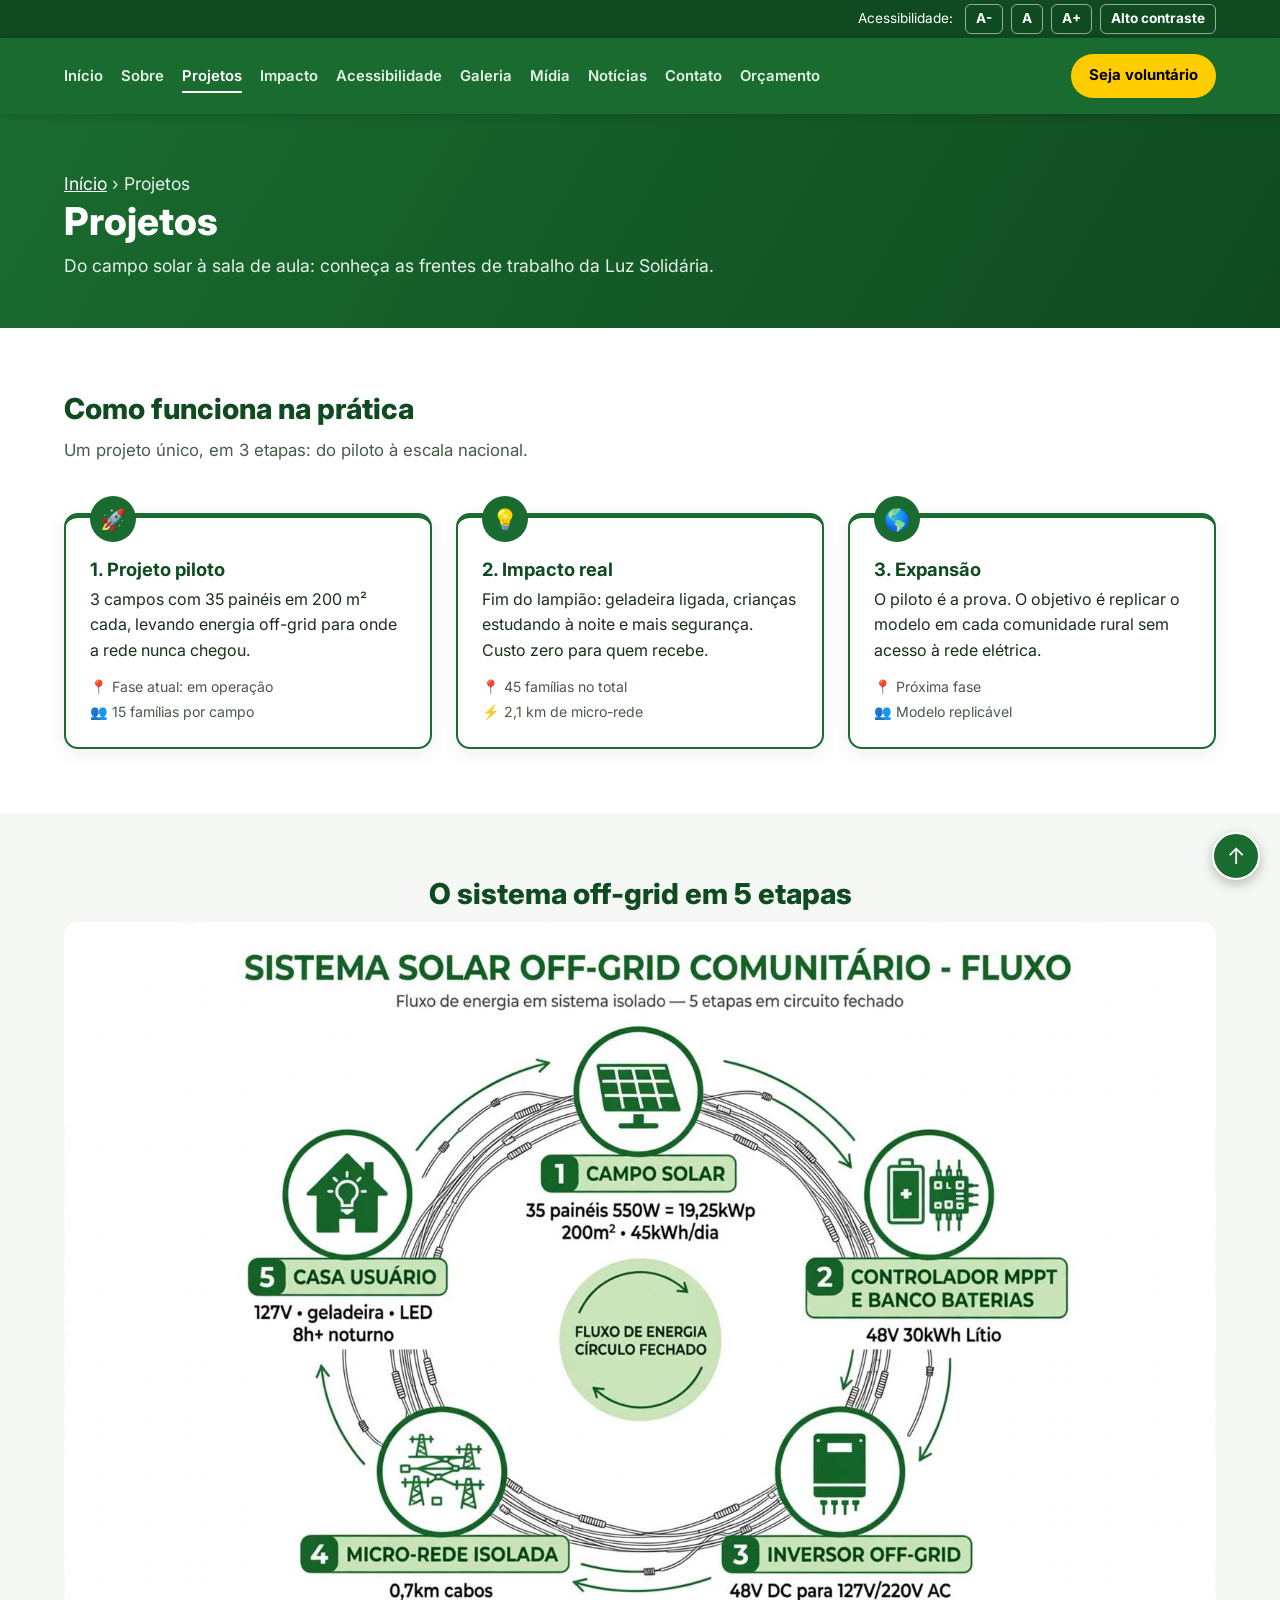
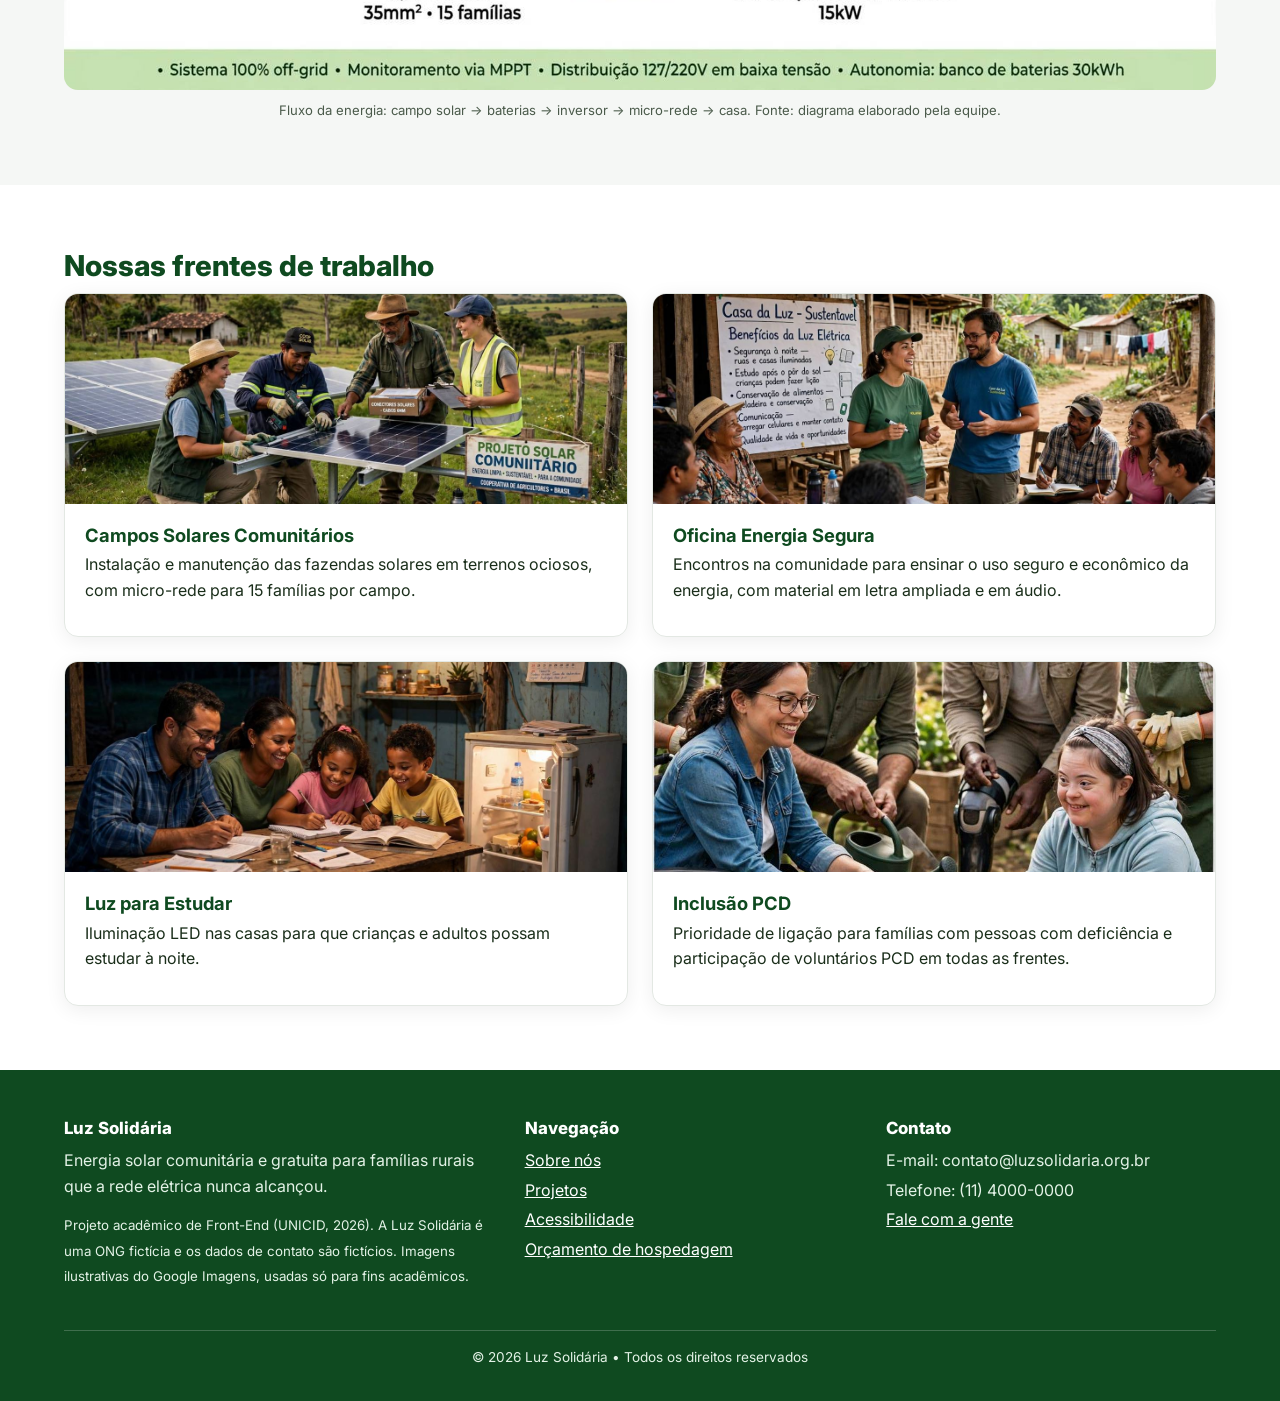
<file: projetos.html>
<!DOCTYPE html>
<html lang="pt-BR">
<head>
  <meta charset="UTF-8">
  <meta name="viewport" content="width=device-width, initial-scale=1">
  <title>Projetos | Luz Solidária</title>
  <meta name="description" content="Projetos de energia solar comunitária, educação e inclusão da Luz Solidária.">
  <link rel="preconnect" href="https://fonts.googleapis.com">
  <link rel="preconnect" href="https://fonts.gstatic.com" crossorigin>
  <link href="https://fonts.googleapis.com/css2?family=Inter:wght@400;600;700;800&amp;display=swap" rel="stylesheet">
  <link rel="stylesheet" href="css/style.css">
</head>
<body>
  <a class="pular-conteudo" href="#conteudo">Pular para o conteúdo</a>

  <div class="barra-acess">
    <div class="container">
      <span>Acessibilidade:</span>
      <button type="button" id="fonte-menor" aria-label="Diminuir tamanho do texto">A-</button>
      <button type="button" id="fonte-normal" aria-label="Tamanho normal do texto">A</button>
      <button type="button" id="fonte-maior" aria-label="Aumentar tamanho do texto">A+</button>
      <button type="button" id="alto-contraste" aria-pressed="false">Alto contraste</button>
    </div>
  </div>

  <header class="cabecalho">
    <div class="container">
      <button type="button" class="menu-botao" id="menu-botao" aria-expanded="false" aria-controls="menu-principal">☰ Menu</button>
      <nav class="menu-principal" id="menu-principal" aria-label="Menu principal">
        <ul>
          <li><a href="index.html">Início</a></li>
          <li><a href="sobre.html">Sobre</a></li>
          <li><a href="projetos.html" aria-current="page">Projetos</a></li>
          <li><a href="impacto.html">Impacto</a></li>
          <li><a href="acessibilidade.html">Acessibilidade</a></li>
          <li><a href="galeria.html">Galeria</a></li>
          <li><a href="midia.html">Mídia</a></li>
          <li><a href="noticias.html">Notícias</a></li>
          <li><a href="contato.html">Contato</a></li>
          <li><a href="orcamento_hospedagem.html">Orçamento</a></li>
        </ul>
      </nav>
      <a class="btn-cabecalho" href="contato.html#parceria">Seja voluntário</a>
    </div>
  </header>

  <main id="conteudo">
    <section class="topo-pagina">
      <div class="container">
        <p class="trilha"><a href="index.html">Início</a> › Projetos</p>
        <h1>Projetos</h1>
        <p>Do campo solar à sala de aula: conheça as frentes de trabalho da Luz Solidária.</p>
      </div>
    </section>

    <section class="secao" aria-labelledby="titulo-etapas">
      <div class="container">
        <h2 id="titulo-etapas">Como funciona na prática</h2>
        <p class="subtitulo">Um projeto único, em 3 etapas: do piloto à escala nacional.</p>
        <div class="grade-3">
          <article class="card card-destaque">
            <div class="card-icone" aria-hidden="true">🚀</div>
            <h3>1. Projeto piloto</h3>
            <p>3 campos com 35 painéis em 200 m² cada, levando energia off-grid para onde a rede nunca chegou.</p>
            <div class="card-info"><span>📍 Fase atual: em operação</span><span>👥 15 famílias por campo</span></div>
          </article>
          <article class="card card-destaque">
            <div class="card-icone" aria-hidden="true">💡</div>
            <h3>2. Impacto real</h3>
            <p>Fim do lampião: geladeira ligada, crianças estudando à noite e mais segurança. Custo zero para quem recebe.</p>
            <div class="card-info"><span>📍 45 famílias no total</span><span>⚡ 2,1 km de micro-rede</span></div>
          </article>
          <article class="card card-destaque">
            <div class="card-icone" aria-hidden="true">🌎</div>
            <h3>3. Expansão</h3>
            <p>O piloto é a prova. O objetivo é replicar o modelo em cada comunidade rural sem acesso à rede elétrica.</p>
            <div class="card-info"><span>📍 Próxima fase</span><span>👥 Modelo replicável</span></div>
          </article>
        </div>
      </div>
    </section>

    <section class="secao secao-cinza" aria-labelledby="titulo-fluxo">
      <div class="container centro">
        <h2 id="titulo-fluxo">O sistema off-grid em 5 etapas</h2>
        <figure>
          <img src="img/fluxo-sistema-offgrid.jpg" alt="Diagrama do sistema: 1 campo solar com 35 painéis, 2 controlador e banco de baterias de 30 kWh, 3 inversor off-grid, 4 micro-rede isolada de 0,7 km, 5 casa do usuário com geladeira e iluminação LED" width="1600" height="1067" loading="lazy" style="border-radius:14px;margin:0 auto">
          <figcaption class="fonte" style="margin-top:10px">Fluxo da energia: campo solar → baterias → inversor → micro-rede → casa. Fonte: diagrama elaborado pela equipe.</figcaption>
        </figure>
      </div>
    </section>

    <section class="secao" aria-labelledby="titulo-frentes">
      <div class="container">
        <h2 id="titulo-frentes">Nossas frentes de trabalho</h2>
        <div class="grade-2">
          <article class="card card-img">
            <img src="img/equipe-instalacao.jpg" alt="Voluntários com coletes montando painéis solares no campo" width="1280" height="853" loading="lazy">
            <div class="card-corpo">
              <h3>Campos Solares Comunitários</h3>
              <p>Instalação e manutenção das fazendas solares em terrenos ociosos, com micro-rede para 15 famílias por campo.</p>
            </div>
          </article>
          <article class="card card-img">
            <img src="img/oficina-comunidade.jpg" alt="Voluntária explica em um quadro os benefícios da energia elétrica para moradores sentados" width="1280" height="853" loading="lazy">
            <div class="card-corpo">
              <h3>Oficina Energia Segura</h3>
              <p>Encontros na comunidade para ensinar o uso seguro e econômico da energia, com material em letra ampliada e em áudio.</p>
            </div>
          </article>
          <article class="card card-img">
            <img src="img/familia-estudando.jpg" alt="Família estudando à noite em volta da mesa, com a geladeira aberta e uma lâmpada acesa" width="1280" height="853" loading="lazy">
            <div class="card-corpo">
              <h3>Luz para Estudar</h3>
              <p>Iluminação LED nas casas para que crianças e adultos possam estudar à noite.</p>
            </div>
          </article>
          <article class="card card-img">
            <img src="img/inclusao-pcd-horta.jpg" alt="Pessoas com e sem deficiência, incluindo um cadeirante, cuidando juntas de uma horta" width="899" height="941" loading="lazy">
            <div class="card-corpo">
              <h3>Inclusão PCD</h3>
              <p>Prioridade de ligação para famílias com pessoas com deficiência e participação de voluntários PCD em todas as frentes.</p>
            </div>
          </article>
        </div>
      </div>
    </section>
  </main>

  <footer class="rodape">
    <div class="container">
      <div class="rodape-grid">
        <div>
          <h2>Luz Solidária</h2>
          <p>Energia solar comunitária e gratuita para famílias rurais que a rede elétrica nunca alcançou.</p>
          <p><small>Projeto acadêmico de Front-End (UNICID, 2026). A Luz Solidária é uma ONG fictícia e os dados de contato são fictícios. Imagens ilustrativas do Google Imagens, usadas só para fins acadêmicos.</small></p>
        </div>
        <div>
          <h2>Navegação</h2>
          <ul>
            <li><a href="sobre.html">Sobre nós</a></li>
            <li><a href="projetos.html">Projetos</a></li>
            <li><a href="acessibilidade.html">Acessibilidade</a></li>
            <li><a href="orcamento_hospedagem.html">Orçamento de hospedagem</a></li>
          </ul>
        </div>
        <div>
          <h2>Contato</h2>
          <ul>
            <li>E-mail: contato@luzsolidaria.org.br</li>
            <li>Telefone: (11) 4000-0000</li>
            <li><a href="contato.html">Fale com a gente</a></li>
          </ul>
        </div>
      </div>
      <p class="rodape-final">© 2026 Luz Solidária • Todos os direitos reservados</p>
    </div>
  </footer>

  <a href="#conteudo" class="btn-topo" aria-label="Voltar ao topo da página">↑</a>
  <script src="js/script.js"></script>
</body>
</html>
</file>
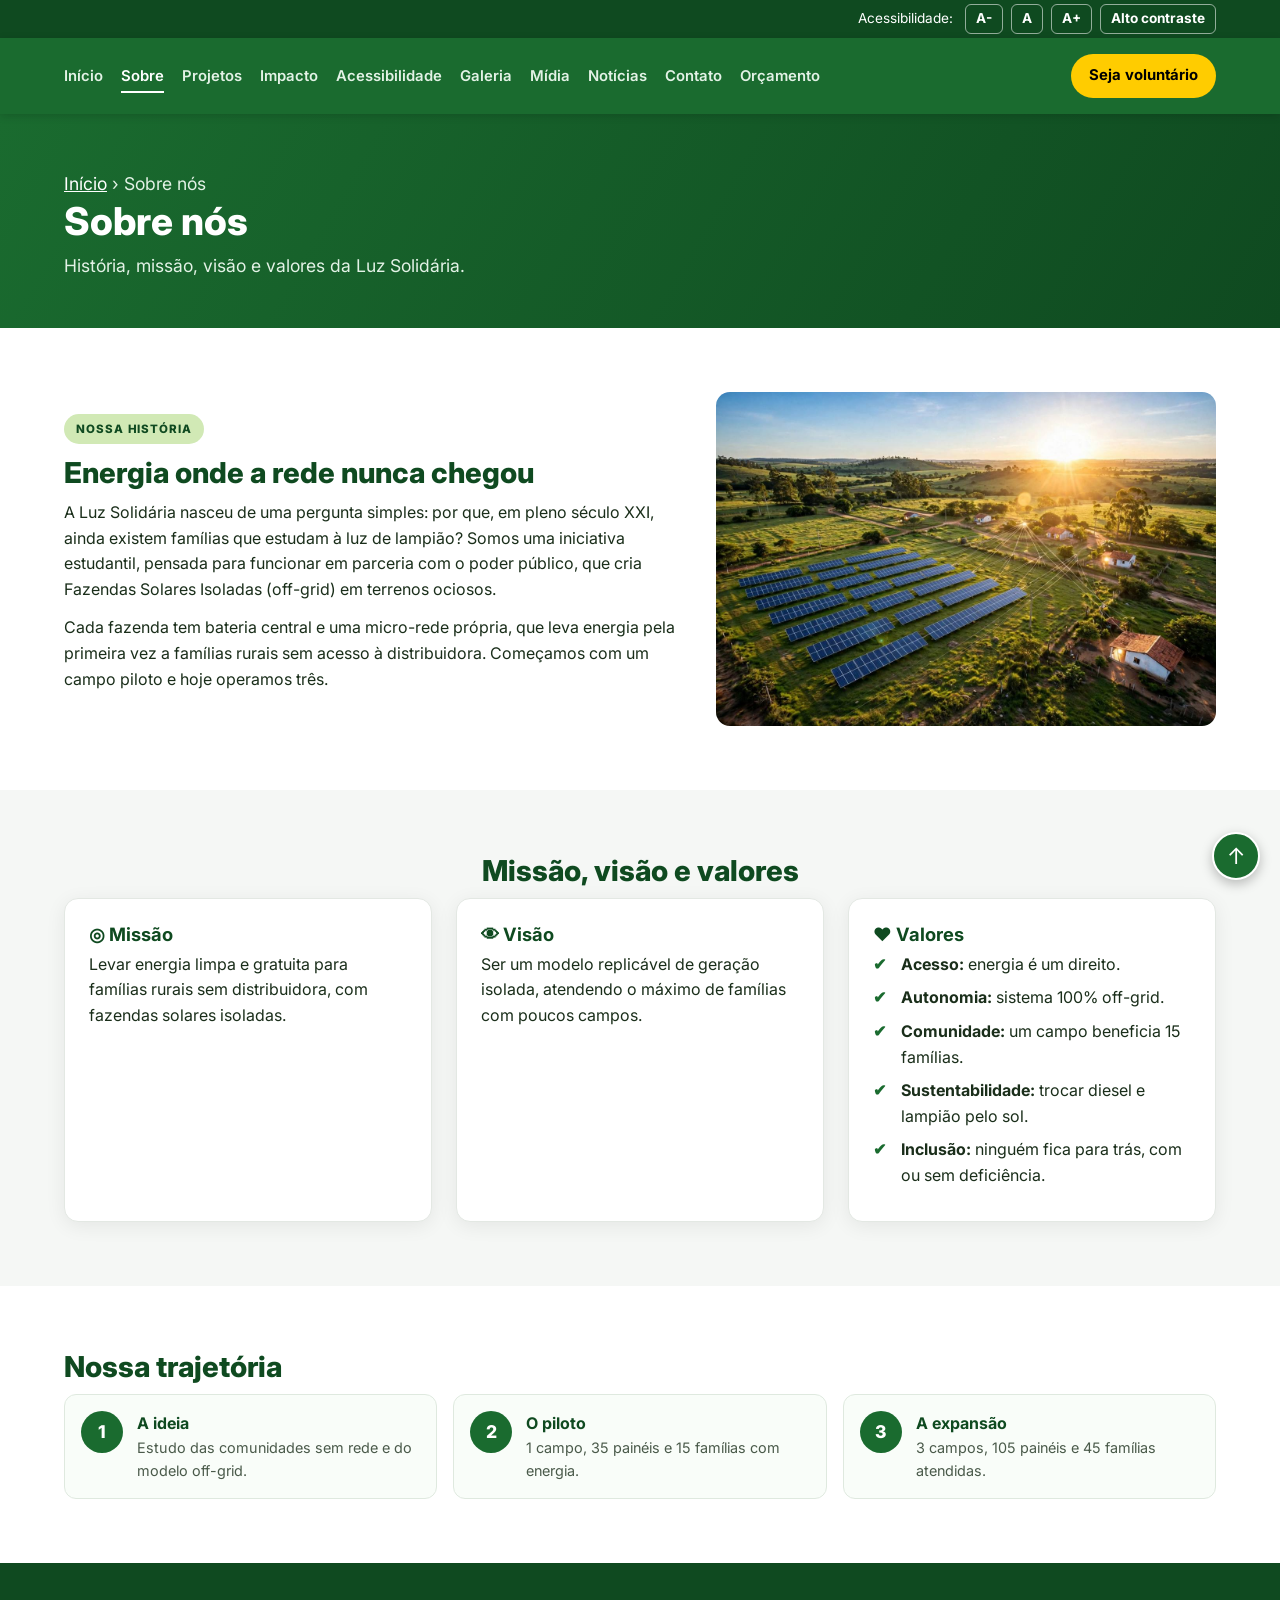
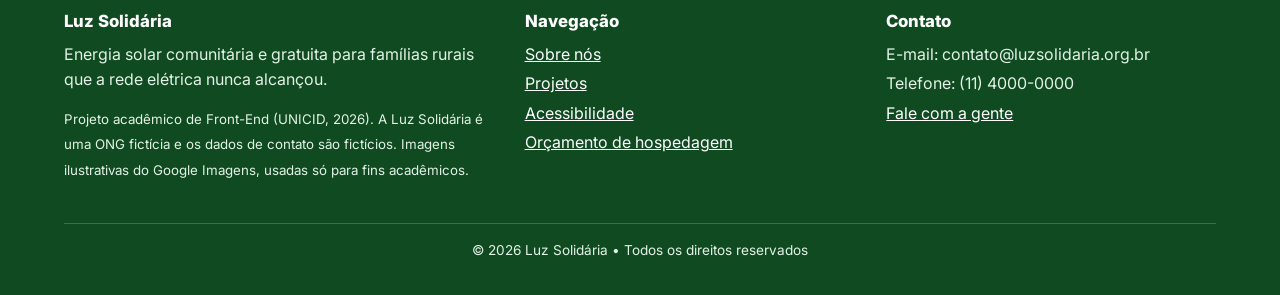
<file: sobre.html>
<!DOCTYPE html>
<html lang="pt-BR">
<head>
  <meta charset="UTF-8">
  <meta name="viewport" content="width=device-width, initial-scale=1">
  <title>Sobre nós | Luz Solidária</title>
  <meta name="description" content="História, missão, visão e valores da Luz Solidária.">
  <link rel="preconnect" href="https://fonts.googleapis.com">
  <link rel="preconnect" href="https://fonts.gstatic.com" crossorigin>
  <link href="https://fonts.googleapis.com/css2?family=Inter:wght@400;600;700;800&amp;display=swap" rel="stylesheet">
  <link rel="stylesheet" href="css/style.css">
</head>
<body>
  <a class="pular-conteudo" href="#conteudo">Pular para o conteúdo</a>

  <div class="barra-acess">
    <div class="container">
      <span>Acessibilidade:</span>
      <button type="button" id="fonte-menor" aria-label="Diminuir tamanho do texto">A-</button>
      <button type="button" id="fonte-normal" aria-label="Tamanho normal do texto">A</button>
      <button type="button" id="fonte-maior" aria-label="Aumentar tamanho do texto">A+</button>
      <button type="button" id="alto-contraste" aria-pressed="false">Alto contraste</button>
    </div>
  </div>

  <header class="cabecalho">
    <div class="container">
      <button type="button" class="menu-botao" id="menu-botao" aria-expanded="false" aria-controls="menu-principal">☰ Menu</button>
      <nav class="menu-principal" id="menu-principal" aria-label="Menu principal">
        <ul>
          <li><a href="index.html">Início</a></li>
          <li><a href="sobre.html" aria-current="page">Sobre</a></li>
          <li><a href="projetos.html">Projetos</a></li>
          <li><a href="impacto.html">Impacto</a></li>
          <li><a href="acessibilidade.html">Acessibilidade</a></li>
          <li><a href="galeria.html">Galeria</a></li>
          <li><a href="midia.html">Mídia</a></li>
          <li><a href="noticias.html">Notícias</a></li>
          <li><a href="contato.html">Contato</a></li>
          <li><a href="orcamento_hospedagem.html">Orçamento</a></li>
        </ul>
      </nav>
      <a class="btn-cabecalho" href="contato.html#parceria">Seja voluntário</a>
    </div>
  </header>

  <main id="conteudo">
    <section class="topo-pagina">
      <div class="container">
        <p class="trilha"><a href="index.html">Início</a> › Sobre nós</p>
        <h1>Sobre nós</h1>
        <p>História, missão, visão e valores da Luz Solidária.</p>
      </div>
    </section>

    <section class="secao" aria-labelledby="titulo-historia">
      <div class="container dividido">
        <div>
          <span class="badge">Nossa história</span>
          <h2 id="titulo-historia">Energia onde a rede nunca chegou</h2>
          <p>A Luz Solidária nasceu de uma pergunta simples: por que, em pleno século XXI, ainda existem famílias que estudam à luz de lampião? Somos uma iniciativa estudantil, pensada para funcionar em parceria com o poder público, que cria Fazendas Solares Isoladas (off-grid) em terrenos ociosos.</p>
          <p>Cada fazenda tem bateria central e uma micro-rede própria, que leva energia pela primeira vez a famílias rurais sem acesso à distribuidora. Começamos com um campo piloto e hoje operamos três.</p>
        </div>
        <img src="img/fazenda-solar-aerea.jpg" alt="Vista aérea de uma fazenda solar ao lado de casas rurais, ao pôr do sol" width="1280" height="853" loading="lazy">
      </div>
    </section>

    <section class="secao secao-cinza" aria-labelledby="titulo-mvv">
      <div class="container">
        <h2 id="titulo-mvv" class="centro">Missão, visão e valores</h2>
        <div class="grade-3">
          <article class="card">
            <h3>◎ Missão</h3>
            <p>Levar energia limpa e gratuita para famílias rurais sem distribuidora, com fazendas solares isoladas.</p>
          </article>
          <article class="card">
            <h3>👁 Visão</h3>
            <p>Ser um modelo replicável de geração isolada, atendendo o máximo de famílias com poucos campos.</p>
          </article>
          <article class="card">
            <h3>♥ Valores</h3>
            <ul class="lista-check">
              <li><strong>Acesso:</strong> energia é um direito.</li>
              <li><strong>Autonomia:</strong> sistema 100% off-grid.</li>
              <li><strong>Comunidade:</strong> um campo beneficia 15 famílias.</li>
              <li><strong>Sustentabilidade:</strong> trocar diesel e lampião pelo sol.</li>
              <li><strong>Inclusão:</strong> ninguém fica para trás, com ou sem deficiência.</li>
            </ul>
          </article>
        </div>
      </div>
    </section>

    <section class="secao" aria-labelledby="titulo-linha">
      <div class="container">
        <h2 id="titulo-linha">Nossa trajetória</h2>
        <div class="passos">
          <div class="passo"><span class="passo-num">1</span><div><b>A ideia</b><span>Estudo das comunidades sem rede e do modelo off-grid.</span></div></div>
          <div class="passo"><span class="passo-num">2</span><div><b>O piloto</b><span>1 campo, 35 painéis e 15 famílias com energia.</span></div></div>
          <div class="passo"><span class="passo-num">3</span><div><b>A expansão</b><span>3 campos, 105 painéis e 45 famílias atendidas.</span></div></div>
        </div>
      </div>
    </section>
  </main>

  <footer class="rodape">
    <div class="container">
      <div class="rodape-grid">
        <div>
          <h2>Luz Solidária</h2>
          <p>Energia solar comunitária e gratuita para famílias rurais que a rede elétrica nunca alcançou.</p>
          <p><small>Projeto acadêmico de Front-End (UNICID, 2026). A Luz Solidária é uma ONG fictícia e os dados de contato são fictícios. Imagens ilustrativas do Google Imagens, usadas só para fins acadêmicos.</small></p>
        </div>
        <div>
          <h2>Navegação</h2>
          <ul>
            <li><a href="sobre.html">Sobre nós</a></li>
            <li><a href="projetos.html">Projetos</a></li>
            <li><a href="acessibilidade.html">Acessibilidade</a></li>
            <li><a href="orcamento_hospedagem.html">Orçamento de hospedagem</a></li>
          </ul>
        </div>
        <div>
          <h2>Contato</h2>
          <ul>
            <li>E-mail: contato@luzsolidaria.org.br</li>
            <li>Telefone: (11) 4000-0000</li>
            <li><a href="contato.html">Fale com a gente</a></li>
          </ul>
        </div>
      </div>
      <p class="rodape-final">© 2026 Luz Solidária • Todos os direitos reservados</p>
    </div>
  </footer>

  <a href="#conteudo" class="btn-topo" aria-label="Voltar ao topo da página">↑</a>
  <script src="js/script.js"></script>
</body>
</html>
</file>
<file: css/style.css>
/* =========================================================
   LUZ SOLIDÁRIA — folha de estilo única para as 10 páginas
   Organização:
   1. Variáveis e base       6. Componentes (cards, botões)
   2. Acessibilidade         7. Páginas específicas
   3. Barra de acessibilidade 8. Formulário
   4. Cabeçalho e menu        9. Alto contraste
   5. Rodapé                 10. Responsivo (celular/tablet)
   ========================================================= */

/* ---------- 1. VARIÁVEIS E BASE ---------- */
:root{
  --verde:#1a6b2f;
  --verde-escuro:#0f4a20;
  --verde-claro:#d1e9b5;
  --verde-fundo:#f5f7f5;
  --amarelo:#ffcc00;
  --texto:#1a2e1a;
  --texto-suave:#4a5a4a;
  --branco:#ffffff;
  --borda:#e3e8e3;
  --erro:#b3261e;
  --raio:14px;
  --sombra:0 4px 20px rgba(0,0,0,.07);
  --largura:1200px;
}
*{margin:0;padding:0;box-sizing:border-box}
html{scroll-behavior:smooth;scroll-padding-top:90px;font-size:100%}
html.fonte-grande{font-size:112.5%}
html.fonte-maior{font-size:125%}
body{font-family:'Inter',Arial,sans-serif;color:var(--texto);background:var(--branco);line-height:1.6}
img,video,iframe{max-width:100%;display:block}
img,video{height:auto} /* mantém a proporção quando a tela é estreita */
a{color:var(--verde)}
h1,h2,h3{line-height:1.2;color:var(--verde-escuro)}
h1{font-size:2.4rem;font-weight:800}
h2{font-size:1.8rem;font-weight:800;margin-bottom:.6rem}
h3{font-size:1.15rem;font-weight:700;margin-bottom:.4rem}
p{margin-bottom:.8rem}
.container{max-width:var(--largura);margin:0 auto;padding:0 24px}
.secao{padding:64px 0}
.secao-cinza{background:var(--verde-fundo)}
.subtitulo{color:var(--texto-suave);font-size:1.05rem;margin-bottom:28px;max-width:760px}
.centro{text-align:center}
.centro .subtitulo{margin-left:auto;margin-right:auto}
.badge{display:inline-block;background:var(--verde-claro);color:var(--verde-escuro);font-size:.72rem;font-weight:800;letter-spacing:.08em;padding:6px 12px;border-radius:20px;margin-bottom:12px;text-transform:uppercase}
.fonte{font-size:.82rem;color:var(--texto-suave)}

/* ---------- 2. ACESSIBILIDADE ---------- */
.pular-conteudo{position:absolute;left:12px;top:-60px;background:var(--amarelo);color:#000;padding:10px 16px;border-radius:6px;font-weight:700;z-index:2000;text-decoration:none}
.pular-conteudo:focus{top:12px}
.visualmente-oculto{position:absolute!important;width:1px;height:1px;overflow:hidden;clip:rect(0 0 0 0);white-space:nowrap}
:focus-visible{outline:3px solid var(--amarelo);outline-offset:3px;box-shadow:0 0 0 6px #000}
@media (prefers-reduced-motion:reduce){
  *{animation:none!important;transition:none!important;scroll-behavior:auto!important}
}

/* ---------- 3. BARRA DE ACESSIBILIDADE ---------- */
.barra-acess{background:var(--verde-escuro);color:#fff;font-size:.85rem}
.barra-acess .container{display:flex;justify-content:flex-end;align-items:center;gap:8px;min-height:38px;flex-wrap:wrap}
.barra-acess span{margin-right:4px}
.barra-acess button{background:transparent;color:#fff;border:1px solid rgba(255,255,255,.55);border-radius:6px;padding:3px 10px;font:inherit;font-weight:700;cursor:pointer;transition:background .2s}
.barra-acess button:hover,.barra-acess button[aria-pressed="true"]{background:#fff;color:var(--verde-escuro)}

/* ---------- 4. CABEÇALHO E MENU ---------- */
.cabecalho{position:sticky;top:0;z-index:999;background:var(--verde);box-shadow:0 2px 8px rgba(0,0,0,.15)}
.cabecalho .container{display:flex;align-items:center;justify-content:space-between;gap:20px;min-height:76px}
.logo img{height:52px;width:auto;border-radius:6px}
.menu-botao{display:none;background:transparent;border:2px solid #fff;color:#fff;border-radius:8px;padding:8px 12px;font:inherit;font-weight:700;cursor:pointer}
.menu-principal ul{list-style:none;display:flex;gap:18px;align-items:center}
.menu-principal a{color:#e3f2e6;text-decoration:none;font-weight:600;font-size:.93rem;white-space:nowrap;padding:6px 0;border-bottom:2px solid transparent;transition:color .2s,border-color .2s}
.menu-principal a:hover,.menu-principal a[aria-current="page"]{color:#fff;border-bottom-color:#fff}
.btn-cabecalho{background:var(--amarelo);color:#000;padding:10px 18px;border-radius:22px;text-decoration:none;font-weight:700;font-size:.93rem;white-space:nowrap;transition:transform .2s}
.btn-cabecalho:hover{transform:translateY(-2px)}

/* ---------- 5. RODAPÉ ---------- */
.rodape{background:var(--verde-escuro);color:#e3f2e6;padding:48px 0 20px;margin-top:0}
.rodape-grid{display:grid;grid-template-columns:1.3fr 1fr 1fr;gap:32px}
.rodape h2{color:#fff;font-size:1.05rem;margin-bottom:10px}
.rodape a{color:#fff}
.rodape ul{list-style:none}
.rodape li{margin-bottom:4px}
.rodape-final{border-top:1px solid rgba(255,255,255,.2);margin-top:28px;padding-top:16px;font-size:.85rem;text-align:center}
.btn-topo{position:fixed;bottom:20px;right:20px;background:var(--verde);color:#fff;width:48px;height:48px;border-radius:50%;display:flex;align-items:center;justify-content:center;text-decoration:none;font-size:1.4rem;box-shadow:0 4px 12px rgba(0,0,0,.25);z-index:900;border:2px solid #fff}

/* ---------- 6. COMPONENTES ---------- */
.btn{display:inline-block;padding:13px 26px;border-radius:6px;font-weight:700;text-decoration:none;border:none;cursor:pointer;font:inherit;font-weight:700;transition:transform .2s,background .2s}
.btn:hover{transform:translateY(-2px)}
.btn-amarelo{background:var(--amarelo);color:#000}
.btn-verde{background:var(--verde);color:#fff}
.btn-contorno{background:transparent;color:var(--verde);border:2px solid var(--verde)}
.grade-3{display:grid;grid-template-columns:repeat(3,1fr);gap:24px}
.grade-2{display:grid;grid-template-columns:repeat(2,1fr);gap:24px}
.grade-4{display:grid;grid-template-columns:repeat(4,1fr);gap:20px}
.card{background:#fff;border:1px solid var(--borda);border-radius:var(--raio);padding:24px;box-shadow:var(--sombra);transition:transform .25s,box-shadow .25s}
.card:hover{transform:translateY(-4px);box-shadow:0 10px 28px rgba(0,0,0,.1)}
.card-destaque{border:2px solid var(--verde);border-top-width:5px;position:relative;padding-top:40px;margin-top:22px}
.card-icone{position:absolute;top:-22px;left:24px;background:var(--verde);color:#fff;width:46px;height:46px;border-radius:50%;display:flex;align-items:center;justify-content:center;font-size:1.3rem}
.card-info{margin-top:12px;font-size:.88rem;color:var(--texto-suave);display:flex;flex-direction:column;gap:2px}
.card-img{padding:0;overflow:hidden}
.card-img img{width:100%;height:210px;object-fit:cover}
.card-img .card-corpo{padding:20px}
.numeros{display:grid;grid-template-columns:repeat(4,1fr);gap:20px;text-align:center}
.numero{background:#fff;border-radius:var(--raio);padding:24px 12px;box-shadow:var(--sombra)}
.numero strong{display:block;font-size:2.2rem;font-weight:800;color:var(--verde)}
.numero span{color:var(--texto-suave);font-size:.95rem}
.dado-destaque{background:var(--verde);color:#fff;border-radius:var(--raio);padding:32px;display:grid;grid-template-columns:auto 1fr;gap:28px;align-items:center}
.dado-destaque strong{font-size:3rem;font-weight:800;color:var(--amarelo);line-height:1}
.dado-destaque p{margin:0}
.dado-destaque .fonte{color:#e3f2e6}
.dado-destaque a{color:#fff}
.lista-check{list-style:none}
.lista-check li{padding-left:28px;position:relative;margin-bottom:8px}
.lista-check li::before{content:'✔';position:absolute;left:0;color:var(--verde);font-weight:800}
.dividido{display:grid;grid-template-columns:1.1fr .9fr;gap:40px;align-items:center}
.dividido img{width:100%;border-radius:var(--raio);object-fit:cover;max-height:460px}
.passos{display:grid;grid-template-columns:repeat(3,1fr);gap:16px;counter-reset:passo}
.passo{display:flex;gap:14px;align-items:flex-start;background:#f9fdf9;border:1px solid #dfe9df;border-radius:12px;padding:16px}
.passo .passo-num{width:42px;height:42px;min-width:42px;background:var(--verde);color:#fff;border-radius:50%;display:flex;align-items:center;justify-content:center;font-weight:800;font-size:1.1rem}
.passo b{display:block;color:var(--verde-escuro)}
.passo div span{color:var(--texto-suave);font-size:.9rem;display:block}
.ods{display:flex;flex-wrap:wrap;gap:12px;list-style:none}
.ods li{background:#fff;border:2px solid var(--verde);border-radius:10px;padding:10px 14px;font-weight:700;color:var(--verde-escuro)}
.chamada{background:linear-gradient(120deg,var(--verde),var(--verde-escuro));color:#fff;border-radius:var(--raio);padding:40px;text-align:center}
.chamada h2{color:#fff}
.chamada p{color:#e3f2e6}

/* Cabeçalho interno das páginas */
.topo-pagina{background:linear-gradient(120deg,var(--verde),var(--verde-escuro));color:#fff;padding:56px 0 48px}
.topo-pagina h1{color:#fff;margin-bottom:8px}
.topo-pagina p{color:#e3f2e6;font-size:1.1rem;max-width:760px;margin:0}
.trilha{font-size:.88rem;margin-bottom:10px}
.trilha a{color:#fff}

/* Tabelas */
.tabela-rolagem{overflow-x:auto;border-radius:12px;box-shadow:var(--sombra)}
table{width:100%;border-collapse:collapse;background:#fff;min-width:560px}
caption{text-align:left;font-weight:700;padding:12px 16px;color:var(--verde-escuro);background:var(--verde-fundo)}
th{background:var(--verde);color:#fff;text-align:left;padding:12px 16px}
td{padding:12px 16px;border-bottom:1px solid #eee;vertical-align:top}
tbody tr:nth-child(even){background:#fafcfa}
.destaque-linha{background:#eef7e6!important;font-weight:600}

/* ---------- 7. PÁGINAS ESPECÍFICAS ---------- */
/* Carrossel (index) */
.carrossel{position:relative;height:72vh;min-height:440px;overflow:hidden;background:#0f4a20}
.slide{position:absolute;inset:0;background-size:cover;background-position:center;opacity:0;visibility:hidden;transition:opacity .8s ease,visibility .8s}
.slide.ativo{opacity:1;visibility:visible}
.slide::after{content:'';position:absolute;inset:0;background:linear-gradient(90deg,rgba(0,0,0,.72) 0%,rgba(0,0,0,.25) 70%)}
.slide-texto{position:absolute;left:8%;top:50%;transform:translateY(-50%);color:#fff;max-width:560px;z-index:2}
.slide-texto h1,.slide-texto h2{color:#fff;font-size:3rem;font-weight:800;margin-bottom:12px;text-shadow:0 2px 8px rgba(0,0,0,.5)}
.slide-texto p{font-size:1.15rem;color:#f0f7f0}
/* Indicador estilo Greenpeace: número + barrinhas (como na versão anterior) */
.carrossel-controles{position:absolute;bottom:30px;right:4%;z-index:5;display:flex;align-items:center;gap:14px}
.indicador-num{color:#fff;font-weight:800;font-size:15px;letter-spacing:1px;min-width:26px;text-shadow:0 1px 4px rgba(0,0,0,.6)}
.indicadores{display:flex;gap:10px;align-items:center}
.indicadores button{width:36px;height:16px;padding:0;border:none;background:transparent;cursor:pointer;display:flex;align-items:center;transition:width .3s}
.indicadores button::before{content:'';display:block;width:100%;height:3px;border-radius:2px;background:rgba(255,255,255,.4);transition:background .3s,height .3s}
.indicadores button[aria-current="true"]{width:48px}
.indicadores button[aria-current="true"]::before{background:#fff;height:4px}

/* Galeria */
.galeria-grade{display:grid;grid-template-columns:repeat(3,1fr);gap:20px}
.galeria-grade figure{background:#fff;border-radius:var(--raio);overflow:hidden;box-shadow:var(--sombra)}
.galeria-grade button{display:block;width:100%;border:none;padding:0;cursor:zoom-in;background:none}
.galeria-grade img{width:100%;height:220px;object-fit:cover;transition:transform .4s}
.galeria-grade button:hover img{transform:scale(1.05)}
.galeria-grade figcaption{padding:14px 16px;font-size:.92rem}
.galeria-grade figcaption small{display:block;color:var(--texto-suave);margin-top:4px}
.janela-imagem{border:none;border-radius:12px;padding:0;max-width:min(92vw,1100px);background:#000}
.janela-imagem::backdrop{background:rgba(0,0,0,.8)}
.janela-imagem img{max-height:80vh;width:auto;margin:0 auto}
.janela-imagem p{color:#fff;padding:12px 16px;margin:0}
.janela-imagem button{position:absolute;top:8px;right:8px;background:var(--amarelo);color:#000;border:none;border-radius:6px;padding:8px 12px;font-weight:700;cursor:pointer}

/* Mídia */
.midia-grade{display:grid;grid-template-columns:1.5fr 1fr;gap:28px;align-items:start}
.midia-grade video{width:100%;aspect-ratio:16/9;background:#000;border-radius:12px}
.midia-bloco{background:#fff;border:1px solid var(--borda);border-radius:var(--raio);padding:20px;box-shadow:var(--sombra);margin-bottom:24px}
.midia-bloco audio{width:100%;margin:12px 0}
.mapa iframe{width:100%;height:420px;border:0;border-radius:12px}
details{background:#f9fdf9;border:1px solid #dfe9df;border-radius:10px;padding:12px 16px;margin-top:12px}
summary{cursor:pointer;font-weight:700;color:var(--verde-escuro)}
details[open] summary{margin-bottom:8px}

/* Notícias */
.filtros{display:flex;flex-wrap:wrap;gap:10px;margin-bottom:28px}
.filtros button{background:#fff;color:var(--verde-escuro);border:2px solid var(--verde);border-radius:22px;padding:8px 16px;font:inherit;font-weight:700;cursor:pointer;transition:background .2s,color .2s}
.filtros button[aria-pressed="true"],.filtros button:hover{background:var(--verde);color:#fff}
.noticias-grade{display:grid;grid-template-columns:repeat(3,1fr);gap:24px}
.noticia{display:flex;flex-direction:column}
.noticia[hidden]{display:none}
.noticia .tag{color:var(--verde);font-weight:800;font-size:.75rem;letter-spacing:.06em;text-transform:uppercase}
.noticia time{color:var(--texto-suave);font-size:.85rem}
.noticia h3{margin:6px 0 8px}

/* Equipe */
.equipe{display:grid;grid-template-columns:repeat(auto-fit,minmax(200px,1fr));gap:16px}
.membro{text-align:center}
.membro .avatar{width:72px;height:72px;border-radius:50%;background:var(--verde-claro);color:var(--verde-escuro);display:flex;align-items:center;justify-content:center;font-weight:800;font-size:1.4rem;margin:0 auto 10px}
.membro span{color:var(--texto-suave);font-size:.9rem}

/* ---------- 8. FORMULÁRIO ---------- */
.form-contato{display:grid;grid-template-columns:1fr 1fr;gap:16px 20px}
.campo{display:flex;flex-direction:column;gap:6px}
.campo-inteiro{grid-column:1/-1}
.campo label{font-weight:700;color:var(--verde-escuro)}
.campo .dica{font-size:.85rem;color:var(--texto-suave)}
input,select,textarea{font:inherit;font-size:1rem;padding:11px 12px;border:2px solid #b9c7b9;border-radius:8px;background:#fff;color:var(--texto);transition:border-color .2s,box-shadow .2s}
textarea{resize:none}
input:focus,select:focus,textarea:focus{border-color:var(--verde);box-shadow:0 0 0 3px rgba(26,107,47,.25);outline:none}
.campo-erro input,.campo-erro select,.campo-erro textarea{border-color:var(--erro);background:#fff6f5}
.msg-erro{color:var(--erro);font-size:.88rem;font-weight:700;min-height:1.2em}
.check{flex-direction:row;align-items:flex-start;gap:10px}
.check input{width:20px;height:20px;margin-top:3px}
.aviso-form{grid-column:1/-1;padding:14px 16px;border-radius:8px;font-weight:700}
.aviso-form.sucesso{background:#e7f5e9;color:var(--verde-escuro);border:2px solid var(--verde)}
.aviso-form.erro{background:#fdecea;color:var(--erro);border:2px solid var(--erro)}
.rascunho-info{grid-column:1/-1;font-size:.88rem;color:var(--texto-suave);margin:0}

/* ---------- 9. ALTO CONTRASTE ---------- */
body.alto-contraste{background:#000;color:#fff}
body.alto-contraste h1,body.alto-contraste h2,body.alto-contraste h3,body.alto-contraste label,
body.alto-contraste summary,body.alto-contraste .passo b{color:#ffff00}
body.alto-contraste a{color:#ffff00}
body.alto-contraste .cabecalho,body.alto-contraste .barra-acess,body.alto-contraste .rodape,
body.alto-contraste .topo-pagina,body.alto-contraste .chamada,body.alto-contraste .dado-destaque{background:#000;border-bottom:2px solid #ffff00}
body.alto-contraste .secao-cinza,body.alto-contraste .card,body.alto-contraste .numero,body.alto-contraste .midia-bloco,
body.alto-contraste .galeria-grade figure,body.alto-contraste .passo,body.alto-contraste details,body.alto-contraste table,
body.alto-contraste td,body.alto-contraste caption,body.alto-contraste tbody tr,body.alto-contraste .ods li,
body.alto-contraste input,body.alto-contraste select,body.alto-contraste textarea{background:#000!important;color:#fff;border-color:#fff}
body.alto-contraste th{background:#ffff00;color:#000}
body.alto-contraste p,body.alto-contraste span,body.alto-contraste .subtitulo,body.alto-contraste .fonte,
body.alto-contraste time,body.alto-contraste small,body.alto-contraste li,body.alto-contraste .card-info{color:#fff}
body.alto-contraste .btn,body.alto-contraste .btn-cabecalho,body.alto-contraste .filtros button{background:#ffff00;color:#000;border:2px solid #ffff00}
body.alto-contraste .menu-principal a{color:#fff}
body.alto-contraste .menu-principal a[aria-current="page"]{color:#ffff00;border-bottom-color:#ffff00}
body.alto-contraste .slide::after{background:rgba(0,0,0,.8)}
body.alto-contraste .badge,body.alto-contraste .avatar{background:#ffff00!important;color:#000!important}
body.alto-contraste .numero strong,body.alto-contraste .dado-destaque strong{color:#ffff00}
body.alto-contraste img{filter:grayscale(30%) contrast(1.1)}

/* ---------- 10. RESPONSIVO ---------- */
@media (max-width:1240px){
  .menu-botao{display:block}
  .menu-principal{position:absolute;top:100%;left:0;right:0;background:var(--verde-escuro);display:none;box-shadow:0 8px 16px rgba(0,0,0,.2)}
  .menu-principal.aberto{display:block}
  .menu-principal ul{flex-direction:column;align-items:stretch;gap:0;padding:8px 24px 16px}
  .menu-principal a{display:block;padding:12px 0;border-bottom:1px solid rgba(255,255,255,.15);font-size:1rem}
  body.alto-contraste .menu-principal{background:#000}
}
@media (max-width:900px){
  h1{font-size:2rem}
  h2{font-size:1.5rem}
  .grade-3,.grade-4,.noticias-grade,.galeria-grade{grid-template-columns:repeat(2,1fr)}
  .numeros{grid-template-columns:repeat(2,1fr)}
  .dividido,.midia-grade,.rodape-grid{grid-template-columns:1fr}
  .passos{grid-template-columns:1fr}
  .slide-texto h1,.slide-texto h2{font-size:2.2rem}
}
@media (max-width:620px){
  .container{padding:0 16px}
  .secao{padding:44px 0}
  .grade-3,.grade-2,.grade-4,.noticias-grade,.galeria-grade,.numeros{grid-template-columns:1fr}
  .form-contato{grid-template-columns:1fr}
  .btn-cabecalho{display:none}
  .logo img{height:44px}
  .carrossel{height:78vh}
  .slide-texto{left:6%;right:6%}
  .slide-texto h1,.slide-texto h2{font-size:1.8rem}
  .slide-texto p{font-size:1rem}
  .dado-destaque{grid-template-columns:1fr;text-align:center}
  .barra-acess .container{justify-content:center}
  .barra-acess span{display:none}
  .chamada{padding:28px 20px}
  .mapa iframe{height:320px}
}

/* ---------- 11. FLUIDEZ: transições e animações suaves ---------- */
/* Troca suave entre as páginas (Chrome e Edge) */
@view-transition{navigation:auto}
::view-transition-old(root){animation:sair-pagina .25s ease both}
::view-transition-new(root){animation:entrar-pagina .35s ease both}
@keyframes sair-pagina{to{opacity:0}}
@keyframes entrar-pagina{from{opacity:0}}

/* Conteúdo aparece suavemente ao abrir a página */
main{animation:aparecer .5s cubic-bezier(.22,.61,.36,1) both}
@keyframes aparecer{from{opacity:0;transform:translateY(10px)}to{opacity:1;transform:none}}

/* Blocos surgem conforme a pessoa rola a página (só com JavaScript ligado) */
html.js .revelar{opacity:0;transform:translateY(28px);transition:opacity .7s cubic-bezier(.22,.61,.36,1),transform .7s cubic-bezier(.22,.61,.36,1)}
html.js .revelar.visivel{opacity:1;transform:none}

/* Cabeçalho ganha sombra ao rolar */
.cabecalho{transition:box-shadow .3s ease}
.cabecalho.rolou{box-shadow:0 6px 18px rgba(0,0,0,.25)}

/* Movimentos de passar o mouse mais suaves */
.card,.btn,.btn-cabecalho,.galeria-grade img,.filtros button,.menu-principal a{transition-timing-function:cubic-bezier(.22,.61,.36,1)}
.card{transition:transform .35s cubic-bezier(.22,.61,.36,1),box-shadow .35s cubic-bezier(.22,.61,.36,1)}
.galeria-grade img{transition:transform .6s cubic-bezier(.22,.61,.36,1)}

/* Menu do celular desliza ao abrir */
@media (max-width:1240px){
  .menu-principal.aberto{animation:abrir-menu .25s ease both}
  @keyframes abrir-menu{from{opacity:0;transform:translateY(-8px)}to{opacity:1;transform:none}}
}

/* Quem prefere menos movimento não vê animações */
@media (prefers-reduced-motion:reduce){
  @view-transition{navigation:none}
  main{animation:none}
  html.js .revelar{opacity:1;transform:none}
}
</file>
